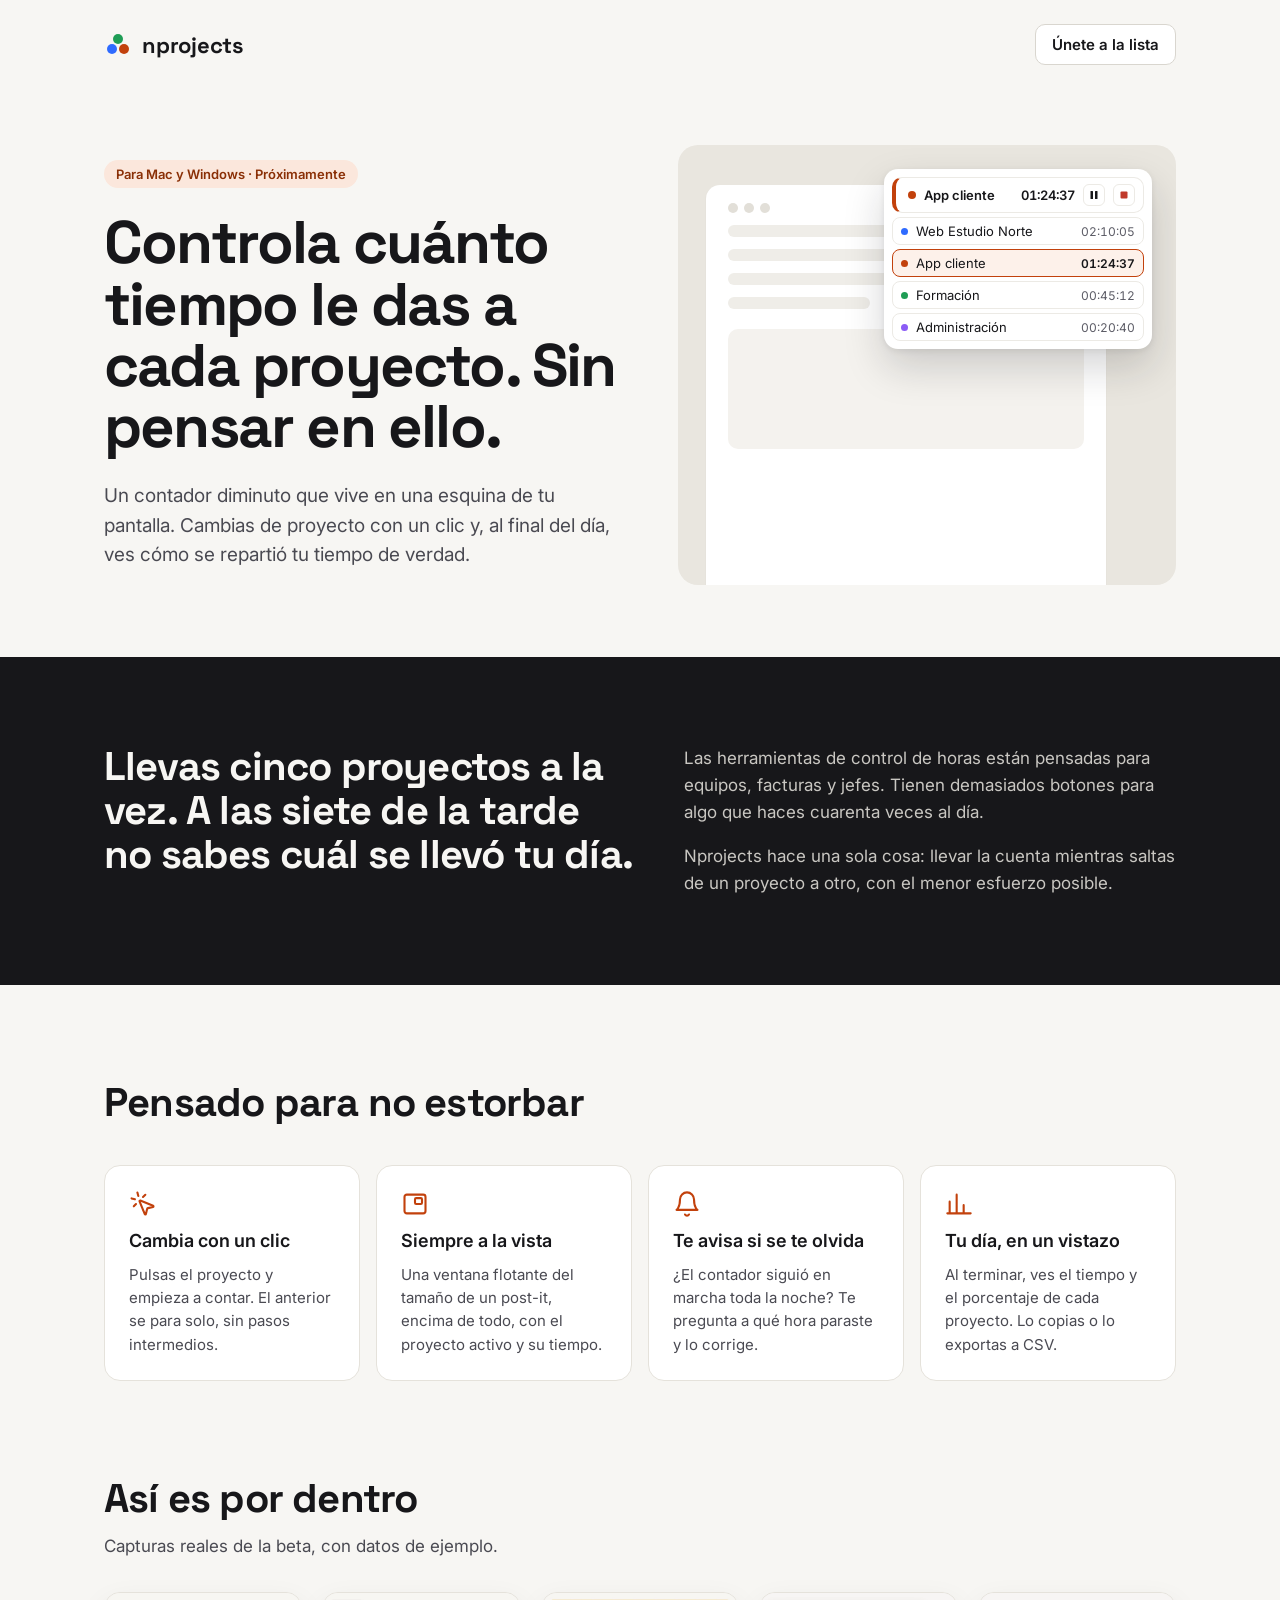
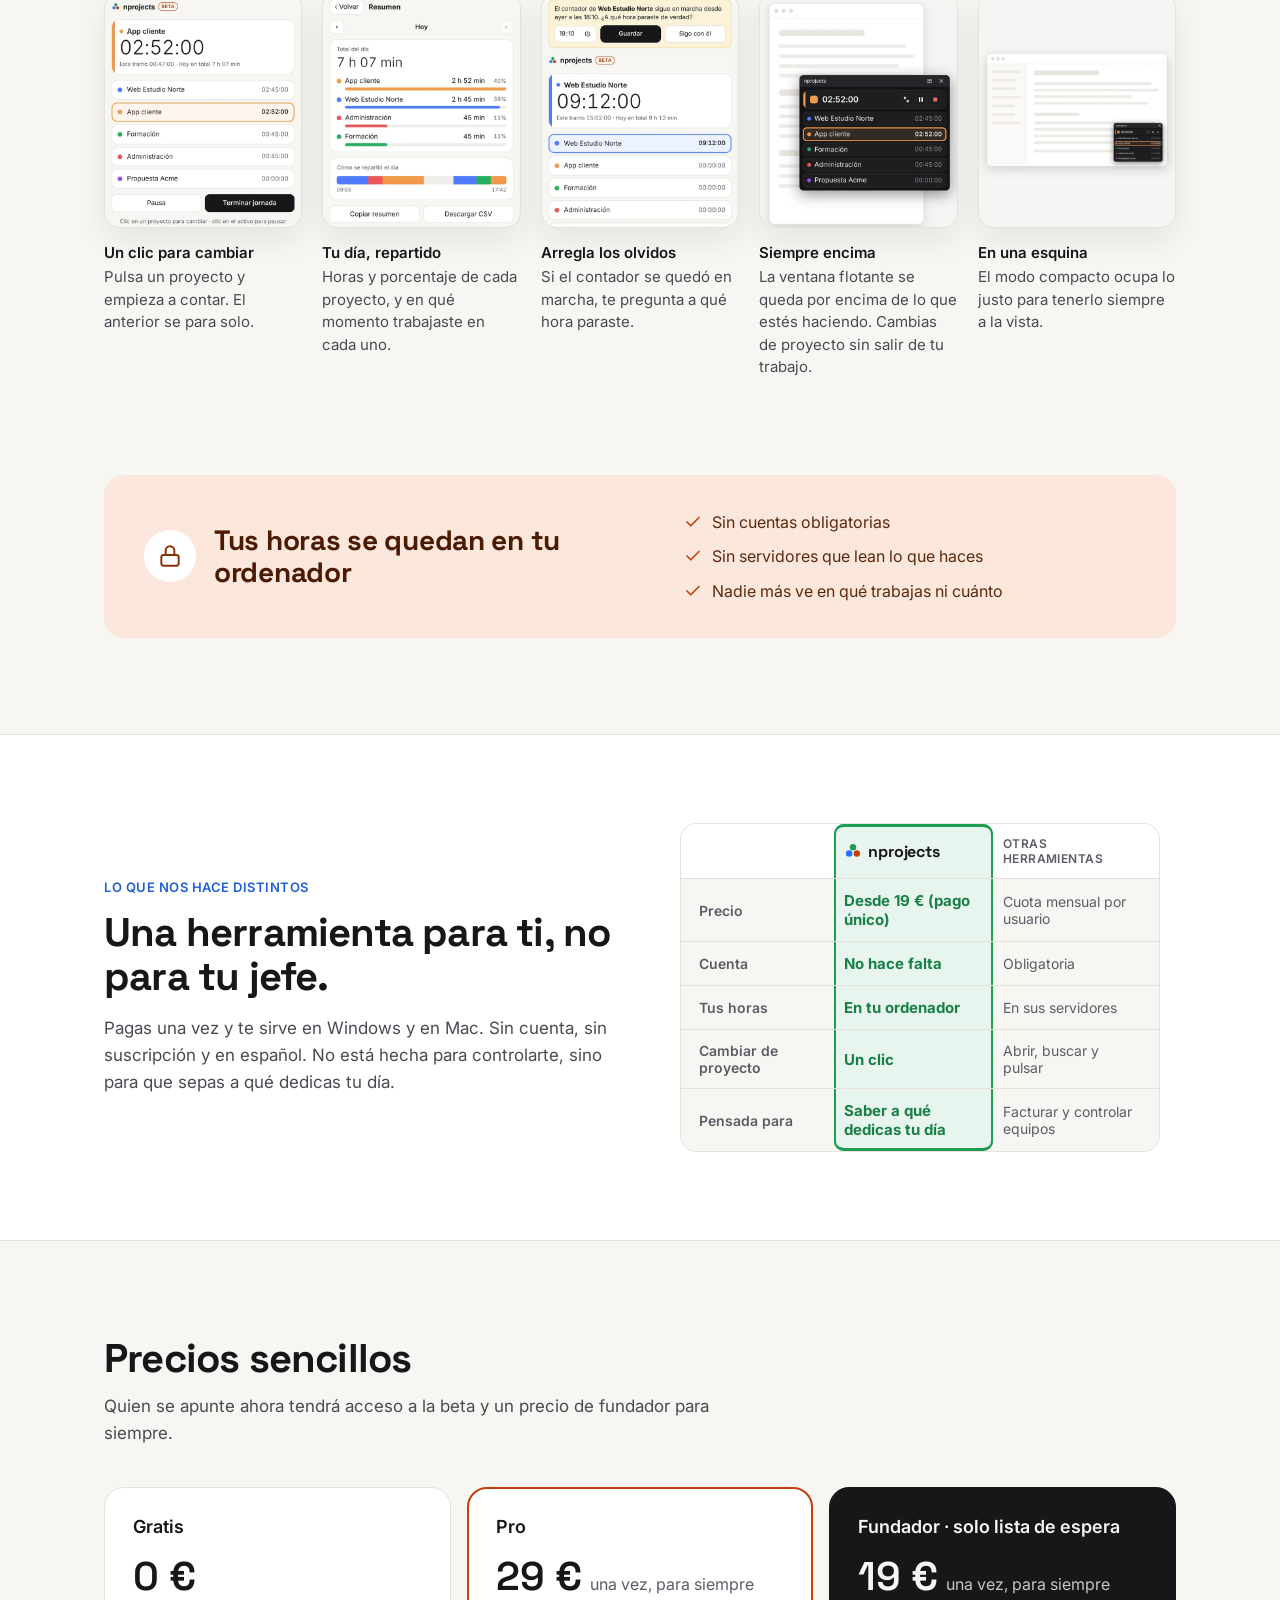
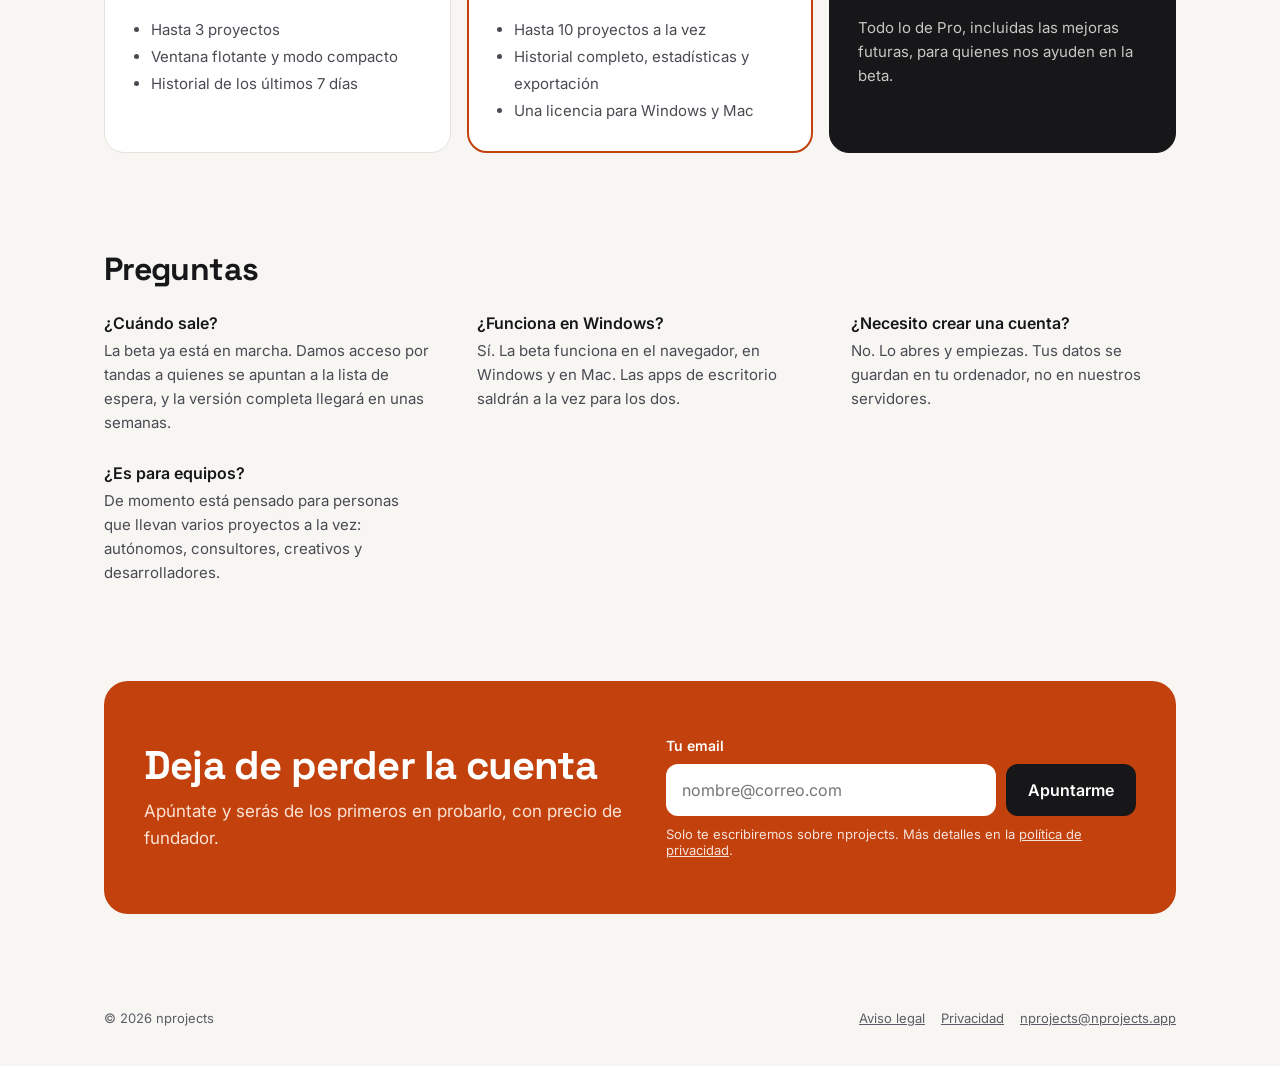
<file: index.html>
<!doctype html>
<html lang="es">
<head>
<meta charset="utf-8">
<meta name="viewport" content="width=device-width, initial-scale=1">
<title>nprojects · Controla cuánto tiempo le das a cada proyecto</title>
<meta name="description" content="Un contador diminuto para Mac y Windows. Cambias de proyecto con un clic y al final del día ves cómo se repartió tu tiempo. Apúntate a la lista de espera.">
<meta property="og:title" content="nprojects · Sabe cuánto tiempo le das a cada proyecto">
<meta property="og:description" content="Un contador diminuto para Mac y Windows. Cambias de proyecto con un clic y al final del día ves cómo se repartió tu tiempo.">
<meta property="og:type" content="website">
<link rel="icon" href="favicon.svg" type="image/svg+xml">
<link rel="preconnect" href="https://fonts.googleapis.com">
<link rel="preconnect" href="https://fonts.gstatic.com" crossorigin>
<link href="https://fonts.googleapis.com/css2?family=Inter:wght@400;500;600&family=Space+Grotesk:wght@500;600;700&display=swap" rel="stylesheet">
<link rel="stylesheet" href="styles.css?v=20261121c">
</head>
<body>

<header class="wrap nav">
  <a class="brand" href="./" aria-label="nprojects, inicio">
    <svg width="28" height="28" viewBox="0 0 28 28" aria-hidden="true"><circle cx="8" cy="18" r="5" fill="#2F6BFF"/><circle cx="20" cy="18" r="5" fill="#C2410C"/><circle cx="14" cy="8" r="5" fill="#1F9D55"/></svg>
    <span>nprojects</span>
  </a>
  <a class="btn-ghost" href="#unete">Únete a la lista</a>
</header>

<main>
  <!-- Hero -->
  <section class="wrap hero">
    <div class="hero-copy">
      <span class="pill">Para Mac y Windows · Próximamente</span>
      <h1>Controla cuánto tiempo le das a cada proyecto. Sin pensar en ello.</h1>
      <p class="lead">Un contador diminuto que vive en una esquina de tu pantalla. Cambias de proyecto con un clic y, al final del día, ves cómo se repartió tu tiempo de verdad.</p>
    </div>

    <div class="desk" role="img" aria-label="Ventana flotante del contador sobre un escritorio de trabajo">
      <div class="desk-window">
        <div class="dots"><span></span><span></span><span></span></div>
        <div class="line" style="width:55%"></div>
        <div class="line" style="width:80%"></div>
        <div class="line" style="width:70%"></div>
        <div class="line" style="width:40%"></div>
        <div class="block"></div>
      </div>
      <div class="widget">
        <div class="w-head">
          <span class="dot" style="background:#C2410C"></span>
          <span class="w-name">App cliente</span>
          <span class="w-time">01:24:37</span>
          <span class="w-ico"><svg width="10" height="10" viewBox="0 0 10 10"><rect x="1.5" y="1" width="2.5" height="8" rx=".6" fill="#17171A"/><rect x="6" y="1" width="2.5" height="8" rx=".6" fill="#17171A"/></svg></span>
          <span class="w-ico"><svg width="10" height="10" viewBox="0 0 10 10"><rect x="1.5" y="1.5" width="7" height="7" rx="1" fill="#C0392B"/></svg></span>
        </div>
        <div class="w-row"><span class="dot" style="background:#2F6BFF"></span><span class="n">Web Estudio Norte</span><span class="t">02:10:05</span></div>
        <div class="w-row on"><span class="dot" style="background:#C2410C"></span><span class="n">App cliente</span><span class="t">01:24:37</span></div>
        <div class="w-row"><span class="dot" style="background:#1F9D55"></span><span class="n">Formación</span><span class="t">00:45:12</span></div>
        <div class="w-row"><span class="dot" style="background:#8B5CF6"></span><span class="n">Administración</span><span class="t">00:20:40</span></div>
      </div>
    </div>
  </section>

  <!-- Problema -->
  <section class="dark">
    <div class="wrap split">
      <h2>Llevas cinco proyectos a la vez. A las siete de la tarde no sabes cuál se llevó tu día.</h2>
      <div class="split-text">
        <p>Las herramientas de control de horas están pensadas para equipos, facturas y jefes. Tienen demasiados botones para algo que haces cuarenta veces al día.</p>
        <p>Nprojects hace una sola cosa: llevar la cuenta mientras saltas de un proyecto a otro, con el menor esfuerzo posible.</p>
      </div>
    </div>
  </section>

  <!-- Funciones -->
  <section class="wrap section">
    <h2 class="h2">Pensado para no estorbar</h2>
    <div class="cards">
      <article class="card">
        <svg width="28" height="28" viewBox="0 0 24 24" fill="none" stroke="#C2410C" stroke-width="1.8" stroke-linecap="round" stroke-linejoin="round" aria-hidden="true"><path d="M14 4.1 12 6M5.1 8l-2.9-.8M6 12l-1.9 2M7.2 2.2 8 5.1"/><path d="M9.04 9.69a.5.5 0 0 1 .65-.65l11 4.5a.5.5 0 0 1-.07.95l-4.35 1.04a1 1 0 0 0-.74.74l-1.04 4.35a.5.5 0 0 1-.95.07z"/></svg>
        <h3>Cambia con un clic</h3>
        <p>Pulsas el proyecto y empieza a contar. El anterior se para solo, sin pasos intermedios.</p>
      </article>
      <article class="card">
        <svg width="28" height="28" viewBox="0 0 24 24" fill="none" stroke="#C2410C" stroke-width="1.8" stroke-linecap="round" stroke-linejoin="round" aria-hidden="true"><rect x="3" y="4" width="18" height="16" rx="2"/><rect x="12" y="7" width="6" height="5" rx="1"/></svg>
        <h3>Siempre a la vista</h3>
        <p>Una ventana flotante del tamaño de un post-it, encima de todo, con el proyecto activo y su tiempo.</p>
      </article>
      <article class="card">
        <svg width="28" height="28" viewBox="0 0 24 24" fill="none" stroke="#C2410C" stroke-width="1.8" stroke-linecap="round" stroke-linejoin="round" aria-hidden="true"><path d="M6 8a6 6 0 0 1 12 0c0 7 3 9 3 9H3s3-2 3-9"/><path d="M10.3 21a1.94 1.94 0 0 0 3.4 0"/></svg>
        <h3>Te avisa si se te olvida</h3>
        <p>¿El contador siguió en marcha toda la noche? Te pregunta a qué hora paraste y lo corrige.</p>
      </article>
      <article class="card">
        <svg width="28" height="28" viewBox="0 0 24 24" fill="none" stroke="#C2410C" stroke-width="1.8" stroke-linecap="round" stroke-linejoin="round" aria-hidden="true"><path d="M4 20V10M10 20V4M16 20v-7M22 20H2"/></svg>
        <h3>Tu día, en un vistazo</h3>
        <p>Al terminar, ves el tiempo y el porcentaje de cada proyecto. Lo copias o lo exportas a CSV.</p>
      </article>
    </div>
  </section>

  <!-- Capturas -->
  <section class="wrap section-tight">
    <div class="intro">
      <h2 class="h2">Así es por dentro</h2>
      <p class="body">Capturas reales de la beta, con datos de ejemplo.</p>
    </div>
    <div class="shots">
      <figure class="shot">
        <img src="img/app-principal.webp" width="600" height="714" loading="lazy" alt="Pantalla principal de nprojects: el contador de App cliente en marcha y la lista de proyectos con el tiempo de cada uno">
        <figcaption><strong>Un clic para cambiar</strong>Pulsa un proyecto y empieza a contar. El anterior se para solo.</figcaption>
      </figure>
      <figure class="shot">
        <img src="img/app-resumen-v2.webp" width="600" height="714" loading="lazy" alt="Resumen del día: 7 h 07 min repartidas entre cuatro proyectos, con porcentajes y una barra de cómo se repartió el día">
        <figcaption><strong>Tu día, repartido</strong>Horas y porcentaje de cada proyecto, y en qué momento trabajaste en cada uno.</figcaption>
      </figure>
      <figure class="shot">
        <img src="img/app-olvido.webp" width="600" height="714" loading="lazy" alt="Aviso de contador olvidado: Web Estudio Norte sigue en marcha desde ayer a las 18:10 y la app pregunta a qué hora paraste">
        <figcaption><strong>Arregla los olvidos</strong>Si el contador se quedó en marcha, te pregunta a qué hora paraste.</figcaption>
      </figure>
      <figure class="shot">
        <img src="img/app-flotante-encima.webp" width="600" height="714" loading="lazy" alt="Ventana flotante de nprojects encima de otra ventana: un recuadro naranja de App cliente con 02:52:00 y debajo los demás proyectos con su tiempo">
        <figcaption><strong>Siempre encima</strong>La ventana flotante se queda por encima de lo que estés haciendo. Cambias de proyecto sin salir de tu trabajo.</figcaption>
      </figure>
      <figure class="shot">
        <img src="img/app-flotante-esquina.webp" width="600" height="714" loading="lazy" alt="Ventana flotante pequeña en la esquina inferior derecha de una ventana de escritorio, con el tiempo, los botones y la lista de proyectos">
        <figcaption><strong>En una esquina</strong>El modo compacto ocupa lo justo para tenerlo siempre a la vista.</figcaption>
      </figure>
    </div>
  </section>

  <!-- Privacidad -->
  <section class="wrap section-tight">
    <div class="privacy">
      <div class="privacy-head">
        <span class="privacy-icon"><svg width="26" height="26" viewBox="0 0 24 24" fill="none" stroke="#8A2F06" stroke-width="1.8" stroke-linecap="round" stroke-linejoin="round" aria-hidden="true"><rect x="4" y="11" width="16" height="10" rx="2"/><path d="M8 11V7a4 4 0 0 1 8 0v4"/></svg></span>
        <h3>Tus horas se quedan en tu ordenador</h3>
      </div>
      <ul class="privacy-list">
        <li><svg width="18" height="18" viewBox="0 0 24 24" fill="none" stroke="#C2410C" stroke-width="2.2" stroke-linecap="round" stroke-linejoin="round" aria-hidden="true"><path d="M20 6 9 17l-5-5"/></svg>Sin cuentas obligatorias</li>
        <li><svg width="18" height="18" viewBox="0 0 24 24" fill="none" stroke="#C2410C" stroke-width="2.2" stroke-linecap="round" stroke-linejoin="round" aria-hidden="true"><path d="M20 6 9 17l-5-5"/></svg>Sin servidores que lean lo que haces</li>
        <li><svg width="18" height="18" viewBox="0 0 24 24" fill="none" stroke="#C2410C" stroke-width="2.2" stroke-linecap="round" stroke-linejoin="round" aria-hidden="true"><path d="M20 6 9 17l-5-5"/></svg>Nadie más ve en qué trabajas ni cuánto</li>
      </ul>
    </div>
  </section>

  <!-- Diferencias -->
  <section class="band">
    <div class="wrap split center">
      <div class="split-copy">
        <span class="eyebrow">Lo que nos hace distintos</span>
        <h2 class="h2">Una herramienta para ti, no para tu jefe.</h2>
        <p class="body">Pagas una vez y te sirve en Windows y en Mac. Sin cuenta, sin suscripción y en español. No está hecha para controlarte, sino para que sepas a qué dedicas tu día.</p>
      </div>
      <div class="cmp-wrap">
        <div class="cmp" role="table" aria-label="nprojects frente a otras herramientas de control de horas">
          <div class="cmp-row cmp-head" role="row"><span role="columnheader"></span><span role="columnheader" class="cmp-brand"><svg width="18" height="18" viewBox="0 0 28 28" aria-hidden="true"><circle cx="8" cy="18" r="5" fill="#2F6BFF"/><circle cx="20" cy="18" r="5" fill="#C2410C"/><circle cx="14" cy="8" r="5" fill="#1F9D55"/></svg><span>nprojects</span></span><span role="columnheader">Otras herramientas</span></div>
          <div class="cmp-row" role="row"><span role="rowheader">Precio</span><span role="cell"><strong>Desde 19 € (pago único)</strong></span><span role="cell">Cuota mensual por usuario</span></div>
          <div class="cmp-row" role="row"><span role="rowheader">Cuenta</span><span role="cell"><strong>No hace falta</strong></span><span role="cell">Obligatoria</span></div>
          <div class="cmp-row" role="row"><span role="rowheader">Tus horas</span><span role="cell"><strong>En tu ordenador</strong></span><span role="cell">En sus servidores</span></div>
          <div class="cmp-row" role="row"><span role="rowheader">Cambiar de proyecto</span><span role="cell"><strong>Un clic</strong></span><span role="cell">Abrir, buscar y pulsar</span></div>
          <div class="cmp-row" role="row"><span role="rowheader">Pensada para</span><span role="cell"><strong>Saber a qué dedicas tu día</strong></span><span role="cell">Facturar y controlar equipos</span></div>
        </div>
      </div>
    </div>
  </section>

  <!-- Precios -->
  <section class="wrap section">
    <div class="intro">
      <h2 class="h2">Precios sencillos</h2>
      <p class="body">Quien se apunte ahora tendrá acceso a la beta y un precio de fundador para siempre.</p>
    </div>
    <div class="prices">
      <article class="price">
        <h3>Gratis</h3>
        <div class="amount">0 €</div>
        <ul><li>Hasta 3 proyectos</li><li>Ventana flotante y modo compacto</li><li>Historial de los últimos 7 días</li></ul>
      </article>
      <article class="price featured">
        <h3>Pro</h3>
        <div class="amount-row"><span class="amount">29 €</span><span class="muted">una vez, para siempre</span></div>
        <ul><li>Hasta 10 proyectos a la vez</li><li>Historial completo, estadísticas y exportación</li><li>Una licencia para Windows y Mac</li></ul>
      </article>
      <article class="price founder">
        <h3>Fundador · solo lista de espera</h3>
        <div class="amount-row"><span class="amount">19 €</span><span>una vez, para siempre</span></div>
        <p>Todo lo de Pro, incluidas las mejoras futuras, para quienes nos ayuden en la beta.</p>
      </article>
    </div>
  </section>

  <!-- Preguntas -->
  <section class="wrap section-bottom">
    <h2 class="h3">Preguntas</h2>
    <div class="faq">
      <div><h3>¿Cuándo sale?</h3><p>La beta ya está en marcha. Damos acceso por tandas a quienes se apuntan a la lista de espera, y la versión completa llegará en unas semanas.</p></div>
      <div><h3>¿Funciona en Windows?</h3><p>Sí. La beta funciona en el navegador, en Windows y en Mac. Las apps de escritorio saldrán a la vez para los dos.</p></div>
      <div><h3>¿Necesito crear una cuenta?</h3><p>No. Lo abres y empiezas. Tus datos se guardan en tu ordenador, no en nuestros servidores.</p></div>
      <div><h3>¿Es para equipos?</h3><p>De momento está pensado para personas que llevan varios proyectos a la vez: autónomos, consultores, creativos y desarrolladores.</p></div>
    </div>
  </section>

  <!-- CTA final -->
  <section id="unete" class="cta-wrap">
    <div class="cta">
      <div class="cta-copy">
        <h2>Deja de perder la cuenta</h2>
        <p>Apúntate y serás de los primeros en probarlo, con precio de fundador.</p>
      </div>
      <form class="waitlist on-accent" data-source="footer" novalidate>
        <label for="email-bottom">Tu email</label>
        <div class="field-row">
          <input id="email-bottom" name="email" type="email" autocomplete="email" placeholder="nombre@correo.com" required>
          <button type="submit" class="btn-dark">Apuntarme</button>
        </div>
        <input class="hp" type="text" name="website" tabindex="-1" autocomplete="off" aria-hidden="true">
        <p class="hint">Solo te escribiremos sobre nprojects. Más detalles en la <a href="privacidad/">política de privacidad</a>.</p>
        <p class="msg" role="status" aria-live="polite"></p>
      </form>
    </div>
  </section>
</main>

<footer class="wrap foot">
  <span>© 2026 nprojects</span>
  <span class="foot-links"><a href="aviso-legal/">Aviso legal</a><a href="privacidad/">Privacidad</a><a href="mailto:nprojects@nprojects.app">nprojects@nprojects.app</a></span>
</footer>

<script src="config.js"></script>
<script src="app.js?v=20261118b"></script>
</body>
</html>
</file>
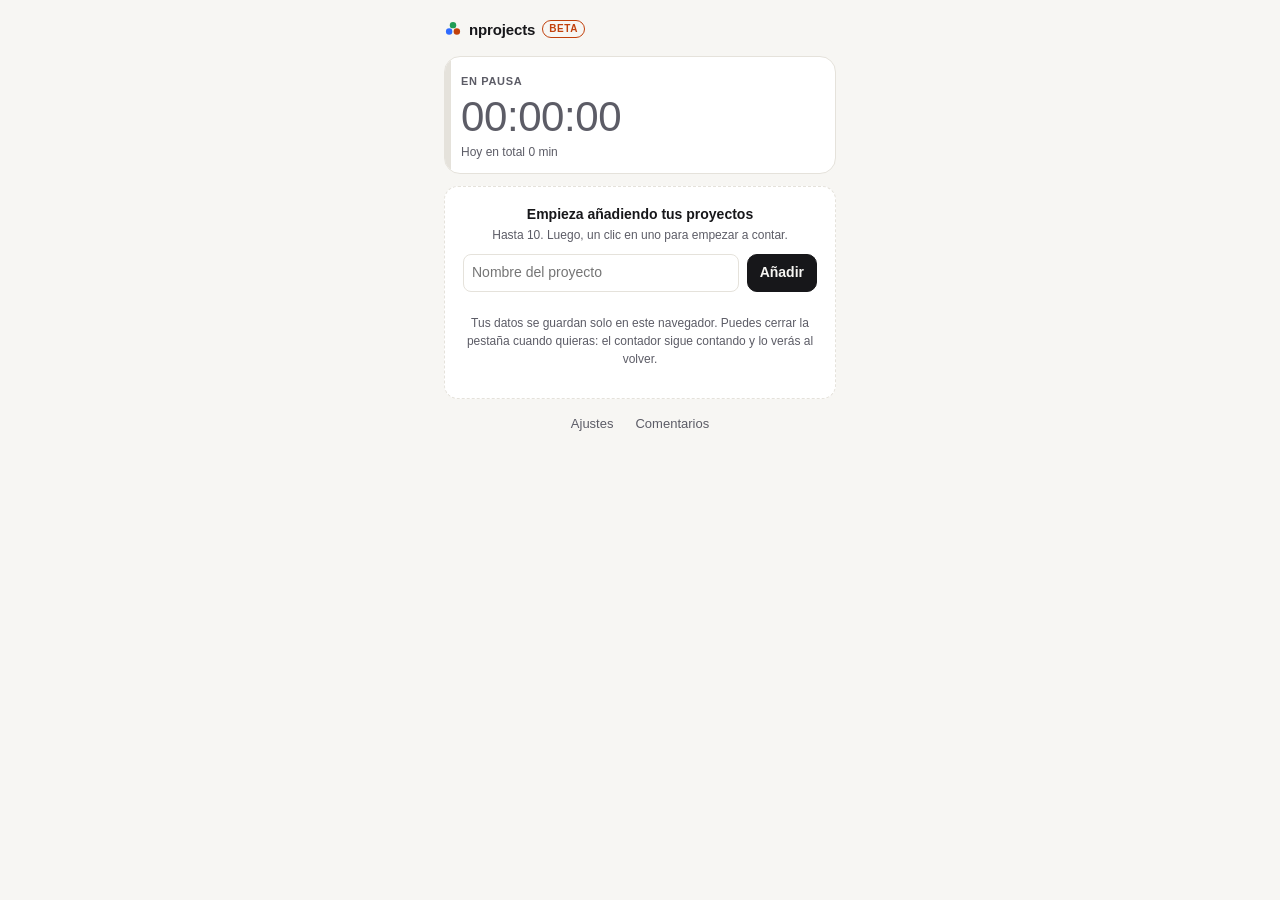
<file: app/index.html>
<!doctype html>
<html lang="es">
<head>
<meta charset="utf-8">
<meta name="viewport" content="width=device-width, initial-scale=1">
<title>nprojects · beta</title>
<meta name="description" content="Contador de tiempo por proyecto. Beta gratuita.">
<meta name="theme-color" content="#F7F6F3" media="(prefers-color-scheme: light)">
<meta name="theme-color" content="#141416" media="(prefers-color-scheme: dark)">
<meta name="robots" content="noindex">
<link rel="icon" href="../favicon.svg" type="image/svg+xml">
<link rel="apple-touch-icon" href="icon-192.png">
<link rel="manifest" href="manifest.webmanifest">
<link rel="stylesheet" href="app.css?v=20261119">
</head>
<body>
<div id="app">
  <div id="banner"></div>
  <main id="view"></main>
  <div id="toast" role="status" aria-live="polite"></div>
</div>
<div id="pipnote" class="pipnote" hidden>
  <svg width="28" height="28" viewBox="0 0 28 28" aria-hidden="true"><circle cx="8" cy="18" r="5" fill="#2F6BFF"/><circle cx="20" cy="18" r="5" fill="#C2410C"/><circle cx="14" cy="8" r="5" fill="#1F9D55"/></svg>
  <p class="pipnote-title">Nprojects está en la ventana flotante</p>
  <p>Puedes minimizar esta ventana, pero no la cierres: si la cierras, se cierra también la flotante.</p>
  <button id="pipback" type="button">Volver a esta ventana</button>
</div>
<noscript>Nprojects necesita JavaScript para funcionar.</noscript>
<script src="../config.js"></script>
<script src="app.js?v=20261121"></script>
</body>
</html>
</file>
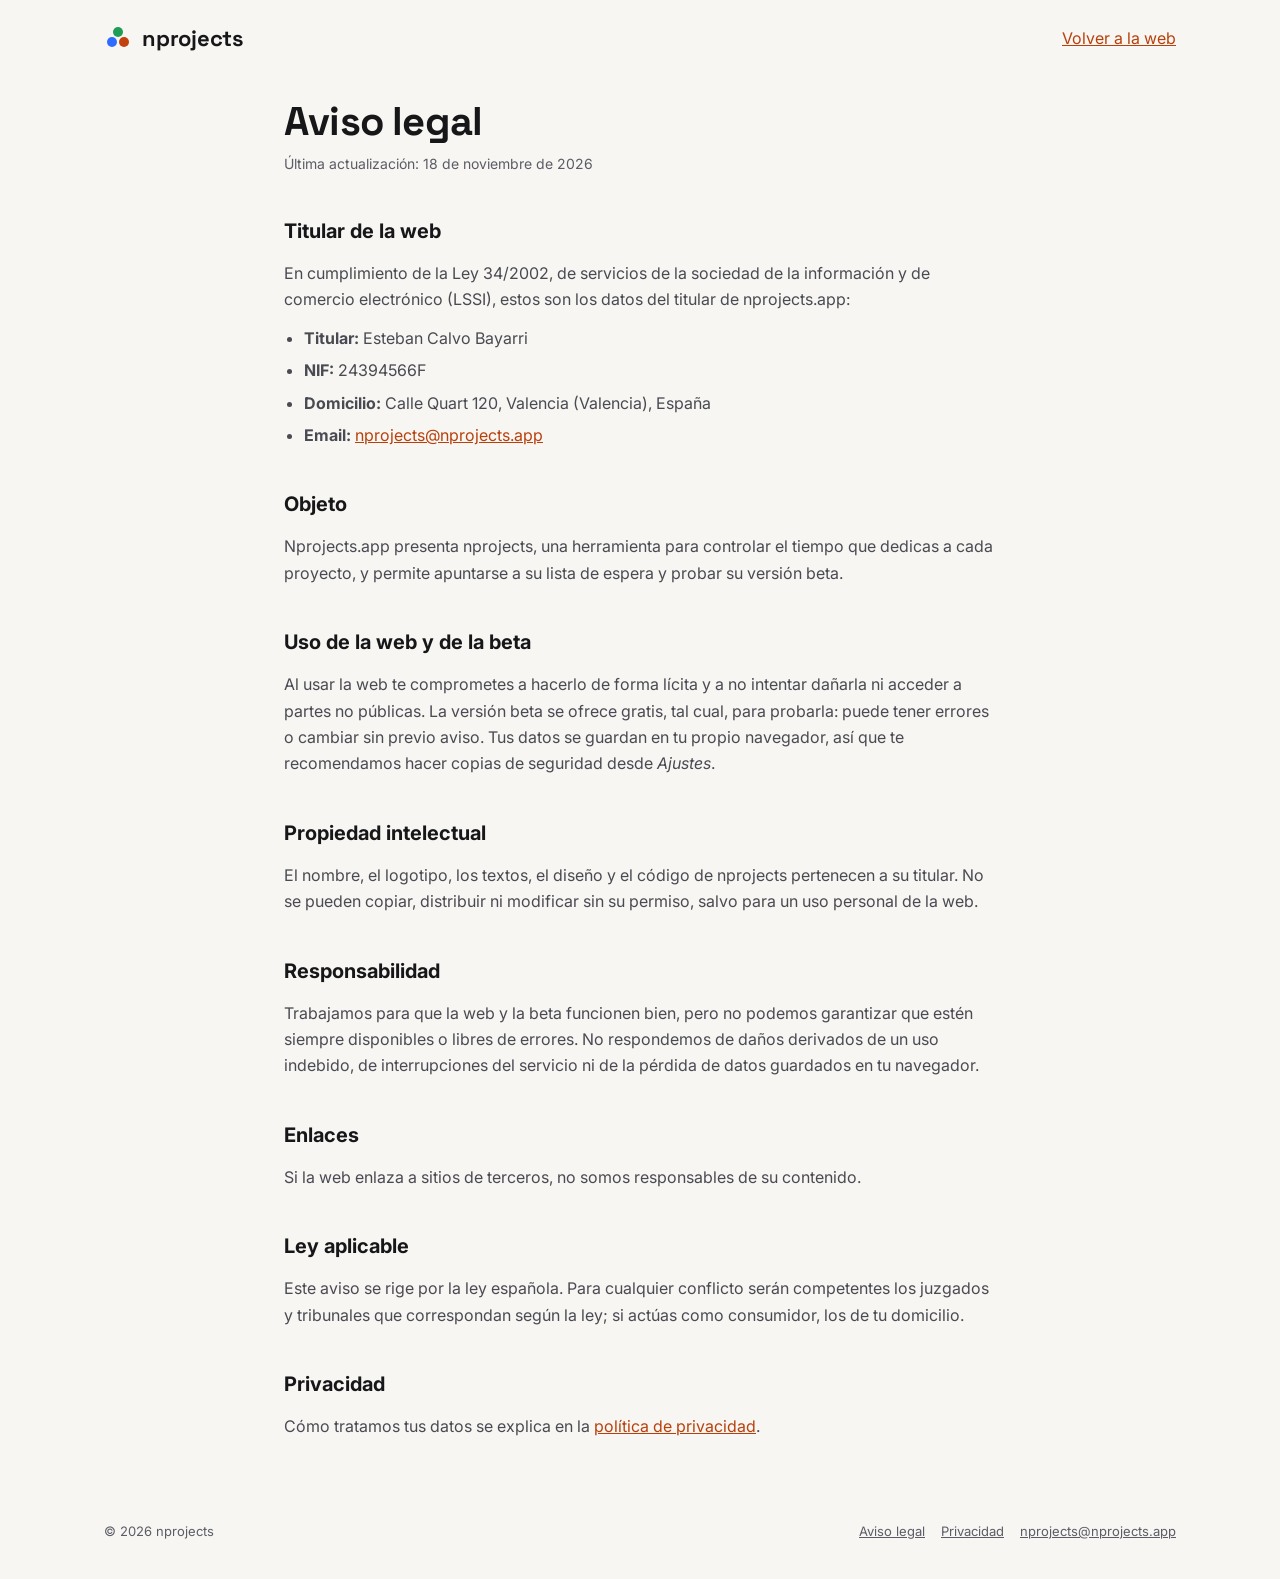
<file: aviso-legal/index.html>
<!doctype html>
<html lang="es">
<head>
<meta charset="utf-8">
<meta name="viewport" content="width=device-width, initial-scale=1">
<title>Aviso legal · nprojects</title>
<meta name="description" content="Datos del titular y condiciones de uso de nprojects.app.">
<link rel="icon" href="../favicon.svg" type="image/svg+xml">
<link rel="preconnect" href="https://fonts.googleapis.com">
<link rel="preconnect" href="https://fonts.gstatic.com" crossorigin>
<link href="https://fonts.googleapis.com/css2?family=Inter:wght@400;500;600&family=Space+Grotesk:wght@500;600;700&display=swap" rel="stylesheet">
<link rel="stylesheet" href="../styles.css?v=20261121c">
</head>
<body>

<header class="wrap nav">
  <a class="brand" href="../" aria-label="nprojects, inicio">
    <svg width="28" height="28" viewBox="0 0 28 28" aria-hidden="true"><circle cx="8" cy="18" r="5" fill="#2F6BFF"/><circle cx="20" cy="18" r="5" fill="#C2410C"/><circle cx="14" cy="8" r="5" fill="#1F9D55"/></svg>
    <span>nprojects</span>
  </a>
  <a href="../">Volver a la web</a>
</header>

<main class="wrap legal">
  <h1>Aviso legal</h1>
  <p class="legal-date">Última actualización: 18 de noviembre de 2026</p>

  <h2>Titular de la web</h2>
  <p>En cumplimiento de la Ley 34/2002, de servicios de la sociedad de la información y de comercio electrónico (LSSI), estos son los datos del titular de nprojects.app:</p>
  <ul>
    <li><strong>Titular:</strong> Esteban Calvo Bayarri</li>
    <li><strong>NIF:</strong> 24394566F</li>
    <li><strong>Domicilio:</strong> Calle Quart 120, Valencia (Valencia), España</li>
    <li><strong>Email:</strong> <a href="mailto:nprojects@nprojects.app">nprojects@nprojects.app</a></li>
  </ul>

  <h2>Objeto</h2>
  <p>Nprojects.app presenta nprojects, una herramienta para controlar el tiempo que dedicas a cada proyecto, y permite apuntarse a su lista de espera y probar su versión beta.</p>

  <h2>Uso de la web y de la beta</h2>
  <p>Al usar la web te comprometes a hacerlo de forma lícita y a no intentar dañarla ni acceder a partes no públicas. La versión beta se ofrece gratis, tal cual, para probarla: puede tener errores o cambiar sin previo aviso. Tus datos se guardan en tu propio navegador, así que te recomendamos hacer copias de seguridad desde <em>Ajustes</em>.</p>

  <h2>Propiedad intelectual</h2>
  <p>El nombre, el logotipo, los textos, el diseño y el código de nprojects pertenecen a su titular. No se pueden copiar, distribuir ni modificar sin su permiso, salvo para un uso personal de la web.</p>

  <h2>Responsabilidad</h2>
  <p>Trabajamos para que la web y la beta funcionen bien, pero no podemos garantizar que estén siempre disponibles o libres de errores. No respondemos de daños derivados de un uso indebido, de interrupciones del servicio ni de la pérdida de datos guardados en tu navegador.</p>

  <h2>Enlaces</h2>
  <p>Si la web enlaza a sitios de terceros, no somos responsables de su contenido.</p>

  <h2>Ley aplicable</h2>
  <p>Este aviso se rige por la ley española. Para cualquier conflicto serán competentes los juzgados y tribunales que correspondan según la ley; si actúas como consumidor, los de tu domicilio.</p>

  <h2>Privacidad</h2>
  <p>Cómo tratamos tus datos se explica en la <a href="../privacidad/">política de privacidad</a>.</p>
</main>

<footer class="wrap foot">
  <span>© 2026 nprojects</span>
  <span class="foot-links"><a href="../aviso-legal/">Aviso legal</a><a href="../privacidad/">Privacidad</a><a href="mailto:nprojects@nprojects.app">nprojects@nprojects.app</a></span>
</footer>
</body>
</html>
</file>
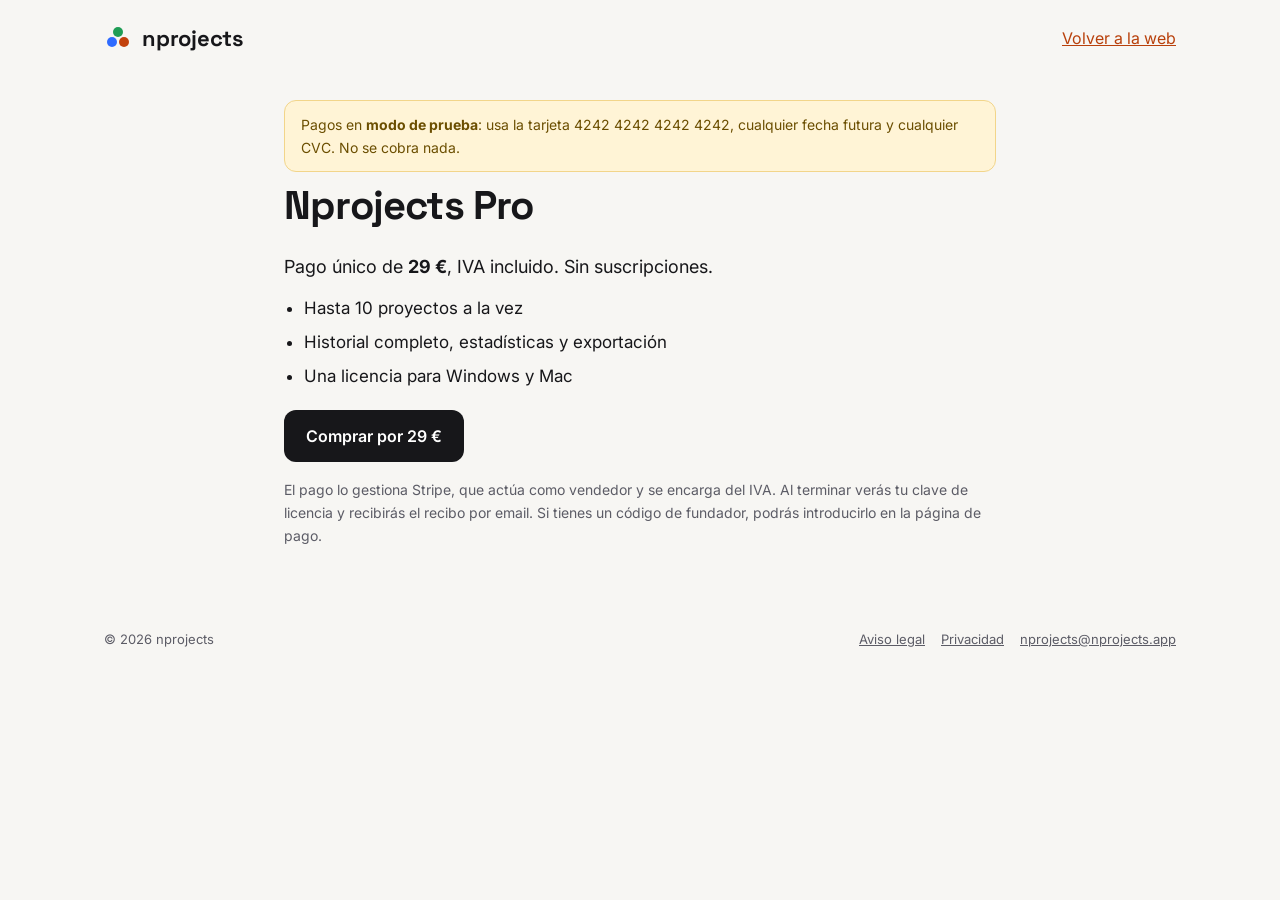
<file: comprar/index.html>
<!doctype html>
<html lang="es">
<head>
<meta charset="utf-8">
<meta name="robots" content="noindex">
<meta name="viewport" content="width=device-width, initial-scale=1">
<title>Comprar nprojects Pro · nprojects</title>
<meta name="description" content="Compra nprojects Pro: pago único de 29 €.">
<link rel="icon" href="../favicon.svg" type="image/svg+xml">
<link rel="preconnect" href="https://fonts.googleapis.com">
<link rel="preconnect" href="https://fonts.gstatic.com" crossorigin>
<link href="https://fonts.googleapis.com/css2?family=Inter:wght@400;500;600&family=Space+Grotesk:wght@500;600;700&display=swap" rel="stylesheet">
<link rel="stylesheet" href="../styles.css?v=20261121c">
</head>
<body>

<header class="wrap nav">
  <a class="brand" href="../" aria-label="nprojects, inicio">
    <svg width="28" height="28" viewBox="0 0 28 28" aria-hidden="true"><circle cx="8" cy="18" r="5" fill="#2F6BFF"/><circle cx="20" cy="18" r="5" fill="#C2410C"/><circle cx="14" cy="8" r="5" fill="#1F9D55"/></svg>
    <span>nprojects</span>
  </a>
  <a href="../">Volver a la web</a>
</header>

<main class="wrap legal buy">
  <p class="buy-test" id="testNote">Pagos en <strong>modo de prueba</strong>: usa la tarjeta 4242 4242 4242 4242, cualquier fecha futura y cualquier CVC. No se cobra nada.</p>
  <h1>Nprojects Pro</h1>
  <p class="legal-lead">Pago único de <strong>29 €</strong>, IVA incluido. Sin suscripciones.</p>
  <ul class="buy-list">
    <li>Hasta 10 proyectos a la vez</li>
    <li>Historial completo, estadísticas y exportación</li>
    <li>Una licencia para Windows y Mac</li>
  </ul>
  <p class="buy-msg" id="buyMsg" hidden></p>
  <p><a class="btn-dark buy-btn" href="https://owgnozgnkqllqpwlcedm.supabase.co/functions/v1/checkout" rel="nofollow">Comprar por 29 €</a></p>
  <p class="small-note">El pago lo gestiona Stripe, que actúa como vendedor y se encarga del IVA. Al terminar verás tu clave de licencia y recibirás el recibo por email. Si tienes un código de fundador, podrás introducirlo en la página de pago.</p>
</main>

<footer class="wrap foot">
  <span>© 2026 nprojects</span>
  <span class="foot-links"><a href="../aviso-legal/">Aviso legal</a><a href="../privacidad/">Privacidad</a><a href="mailto:nprojects@nprojects.app">nprojects@nprojects.app</a></span>
</footer>
<script>
(function () {
  var q = new URLSearchParams(location.search), m = document.getElementById('buyMsg');
  if (q.has('cancelado')) { m.textContent = 'Has cancelado el pago. No se ha cobrado nada.'; m.hidden = false; }
  if (q.has('error')) { m.textContent = 'No hemos podido abrir la página de pago. Inténtalo de nuevo en unos minutos o escríbenos a nprojects@nprojects.app.'; m.hidden = false; }
})();
</script>
</body>
</html>
</file>
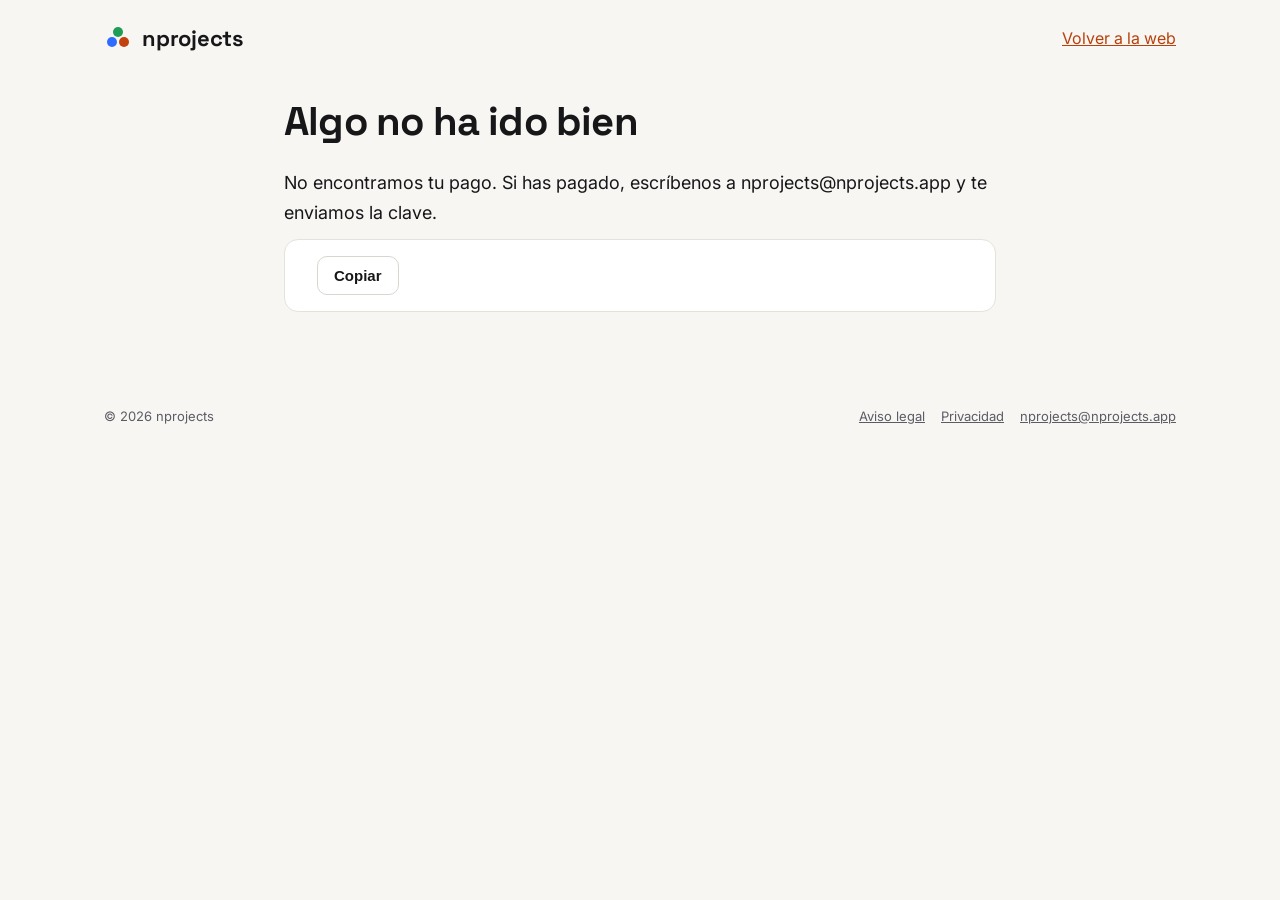
<file: gracias/index.html>
<!doctype html>
<html lang="es">
<head>
<meta charset="utf-8">
<meta name="robots" content="noindex">
<meta name="viewport" content="width=device-width, initial-scale=1">
<title>Gracias por tu compra · nprojects</title>
<meta name="description" content="Tu clave de licencia de nprojects Pro.">
<link rel="icon" href="../favicon.svg" type="image/svg+xml">
<link rel="preconnect" href="https://fonts.googleapis.com">
<link rel="preconnect" href="https://fonts.gstatic.com" crossorigin>
<link href="https://fonts.googleapis.com/css2?family=Inter:wght@400;500;600&family=Space+Grotesk:wght@500;600;700&display=swap" rel="stylesheet">
<link rel="stylesheet" href="../styles.css?v=20261121c">
</head>
<body>

<header class="wrap nav">
  <a class="brand" href="../" aria-label="nprojects, inicio">
    <svg width="28" height="28" viewBox="0 0 28 28" aria-hidden="true"><circle cx="8" cy="18" r="5" fill="#2F6BFF"/><circle cx="20" cy="18" r="5" fill="#C2410C"/><circle cx="14" cy="8" r="5" fill="#1F9D55"/></svg>
    <span>nprojects</span>
  </a>
  <a href="../">Volver a la web</a>
</header>

<main class="wrap legal buy">
  <h1 id="gTitle">Un momento…</h1>
  <p class="legal-lead" id="gLead">Estamos preparando tu clave de licencia.</p>
  <div class="license-box" id="gBox" hidden>
    <code id="gKey"></code>
    <button type="button" class="btn-ghost" id="gCopy">Copiar</button>
  </div>
  <div id="gSteps" hidden>
    <h2>Cómo activarla</h2>
    <ol>
      <li>Abre <a href="../app/">nprojects</a> en este navegador: <strong>Pro se activa solo</strong>.</li>
      <li>En otro ordenador o navegador, ve a <em>Ajustes → nprojects Pro</em>, pega la clave y pulsa <em>Activar</em>.</li>
    </ol>
    <p>Guarda la clave en un lugar seguro. Recibirás el recibo de la compra por email<span id="gMail"></span>.</p>
    <p><a class="btn-dark" href="../app/">Abrir nprojects</a></p>
  </div>
</main>

<footer class="wrap foot">
  <span>© 2026 nprojects</span>
  <span class="foot-links"><a href="../aviso-legal/">Aviso legal</a><a href="../privacidad/">Privacidad</a><a href="mailto:nprojects@nprojects.app">nprojects@nprojects.app</a></span>
</footer>
<script>
(function () {
  var FN = 'https://owgnozgnkqllqpwlcedm.supabase.co/functions/v1';
  var id = new URLSearchParams(location.search).get('session_id') || '';
  var $ = function (i) { return document.getElementById(i); };
  function fail(msg) { $('gTitle').textContent = 'Algo no ha ido bien'; $('gLead').textContent = msg; }
  if (!/^cs_(test|live)_[A-Za-z0-9]+$/.test(id)) return fail('No encontramos tu pago. Si has pagado, escríbenos a nprojects@nprojects.app y te enviamos la clave.');
  var tries = 0;
  function load() {
    fetch(FN + '/license?session_id=' + encodeURIComponent(id)).then(function (r) { return r.json().then(function (d) { return { s: r.status, d: d }; }); })
      .then(function (x) {
        if (x.d && x.d.key) {
          $('gTitle').textContent = '¡Gracias! Ya eres Pro';
          $('gLead').textContent = 'Esta es tu clave de licencia:';
          $('gKey').textContent = x.d.key; $('gBox').hidden = false; $('gSteps').hidden = false;
          if (x.d.email) $('gMail').textContent = ' en ' + x.d.email;
          try { localStorage.setItem('nprojects-license-pending', x.d.key); } catch (e) {}
          return;
        }
        if (x.s === 402 && tries++ < 5) return setTimeout(load, 2000);
        fail((x.d && x.d.error) || 'No hemos podido preparar tu clave. Escríbenos a nprojects@nprojects.app.');
      })
      .catch(function () { if (tries++ < 3) return setTimeout(load, 2000); fail('No hemos podido conectar. Recarga la página en un momento.'); });
  }
  load();
  $('gCopy').addEventListener('click', function () {
    var k = $('gKey').textContent;
    (navigator.clipboard ? navigator.clipboard.writeText(k) : Promise.reject()).then(function () { $('gCopy').textContent = 'Copiada'; }, function () {});
  });
})();
</script>
</body>
</html>
</file>
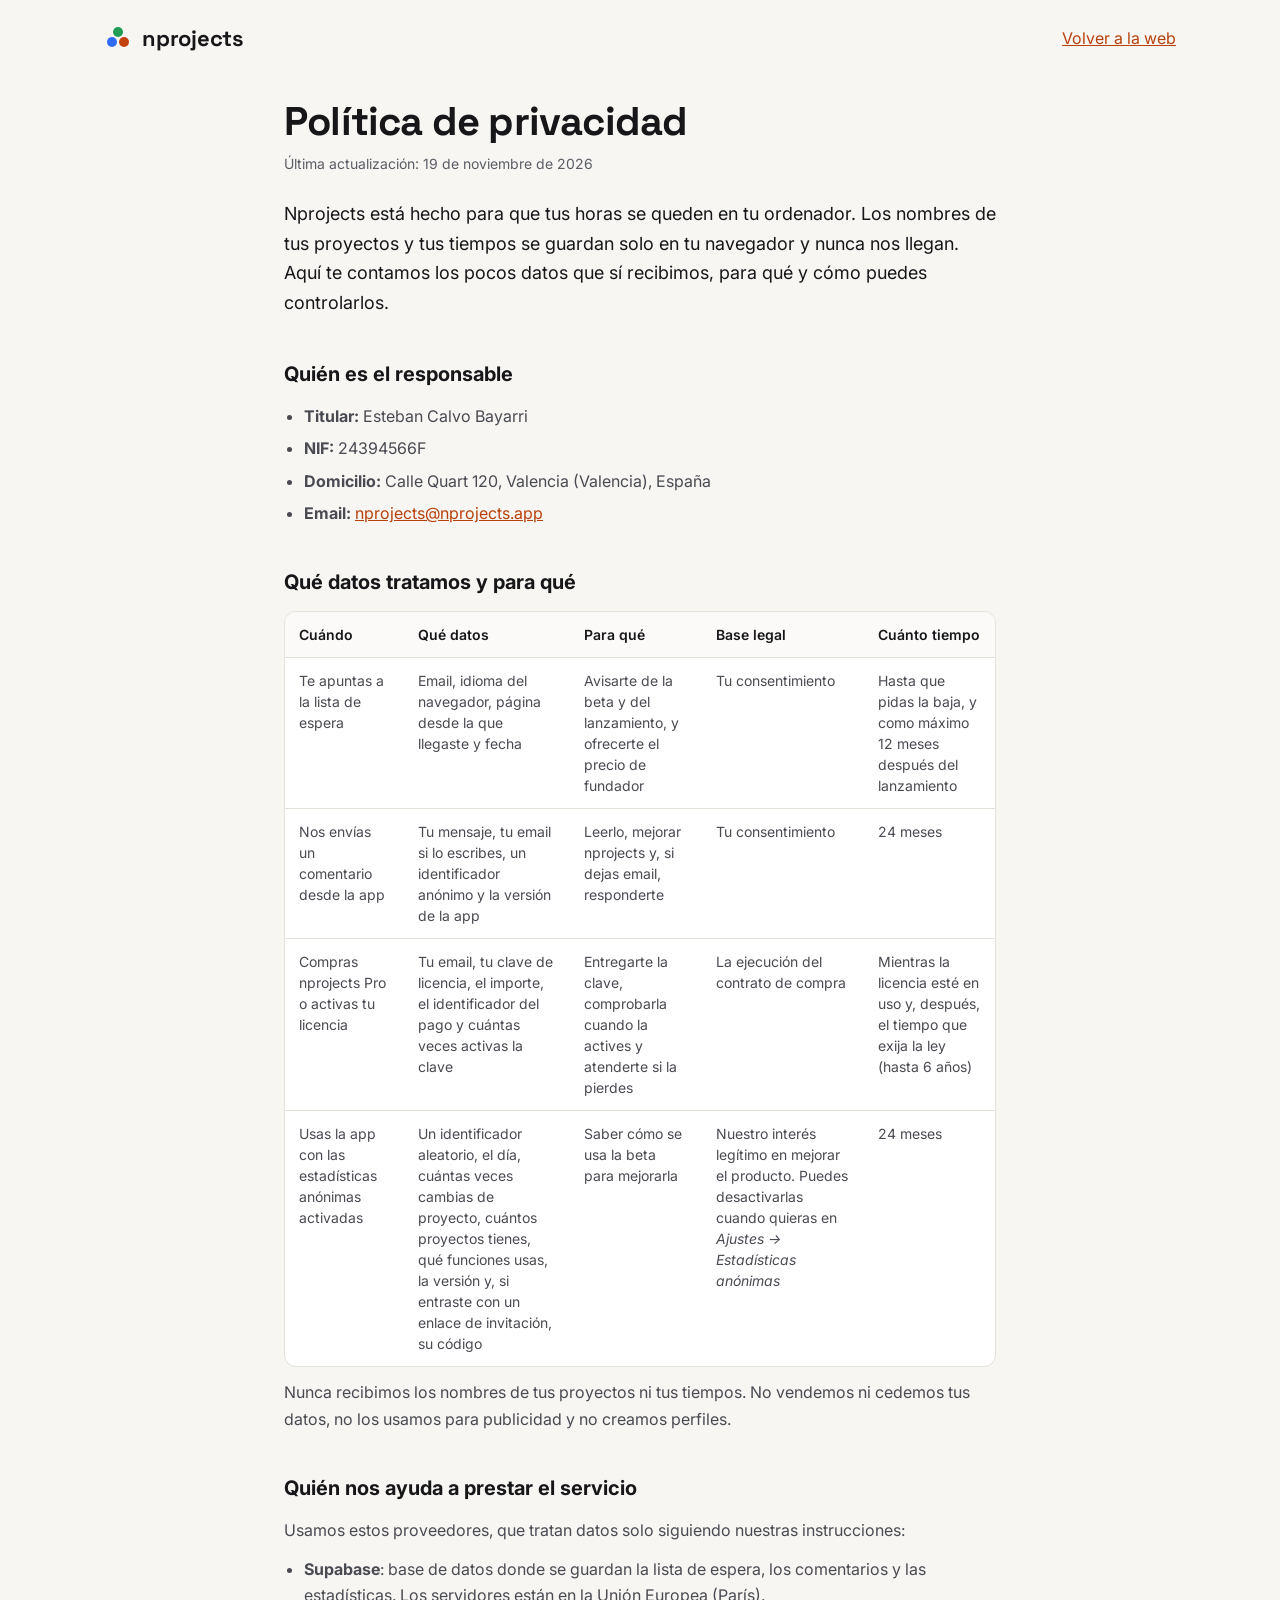
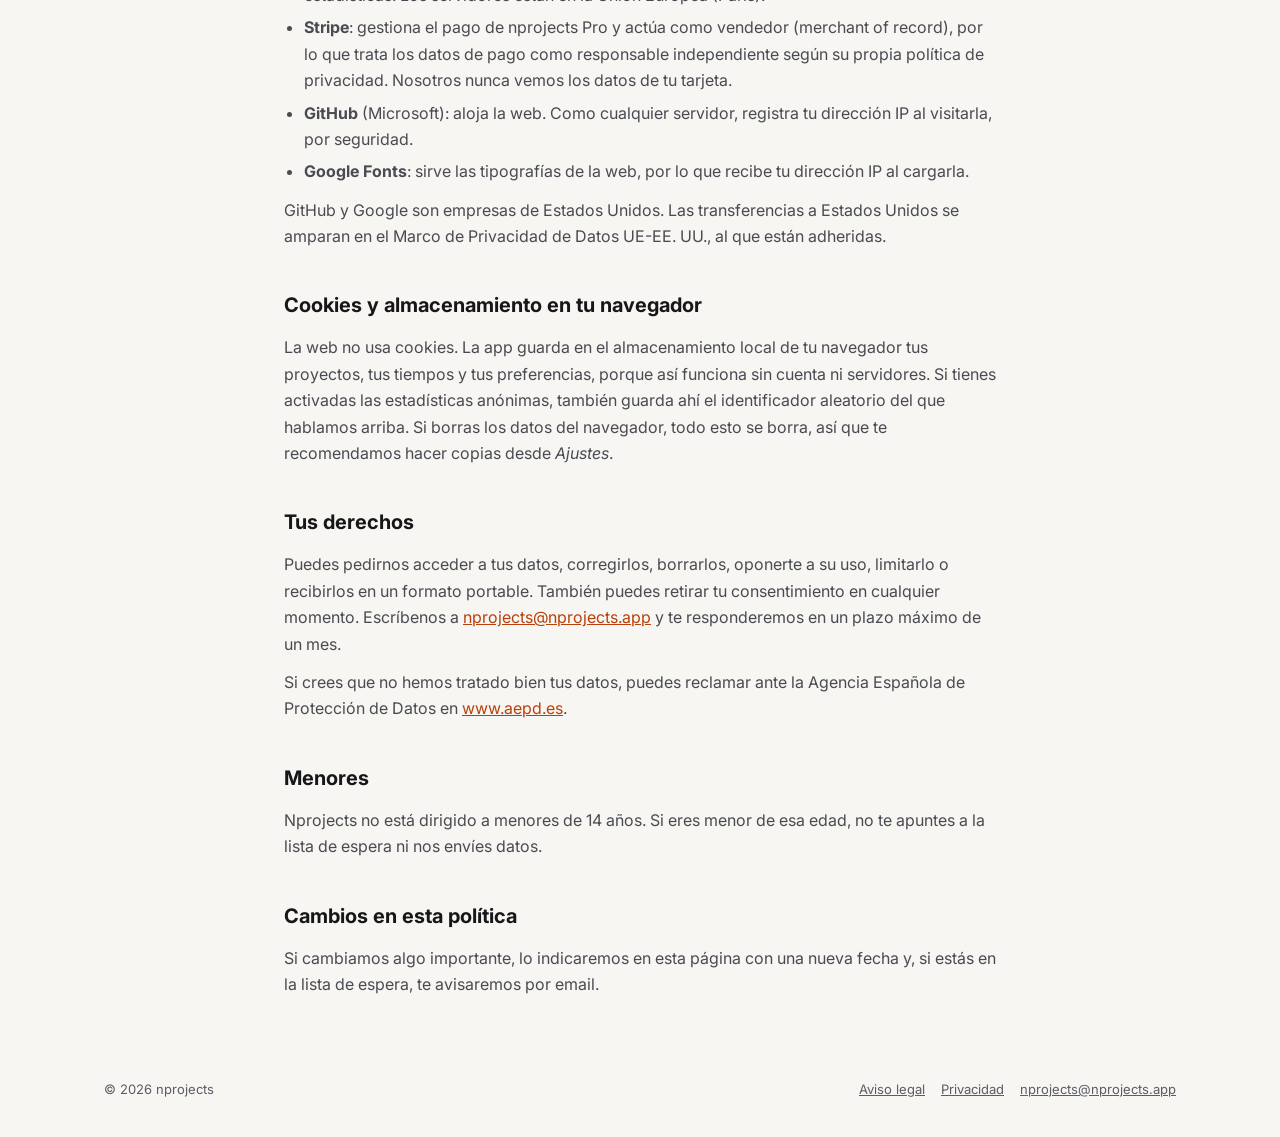
<file: privacidad/index.html>
<!doctype html>
<html lang="es">
<head>
<meta charset="utf-8">
<meta name="viewport" content="width=device-width, initial-scale=1">
<title>Política de privacidad · nprojects</title>
<meta name="description" content="Qué datos trata nprojects, para qué y cómo puedes controlarlos.">
<link rel="icon" href="../favicon.svg" type="image/svg+xml">
<link rel="preconnect" href="https://fonts.googleapis.com">
<link rel="preconnect" href="https://fonts.gstatic.com" crossorigin>
<link href="https://fonts.googleapis.com/css2?family=Inter:wght@400;500;600&family=Space+Grotesk:wght@500;600;700&display=swap" rel="stylesheet">
<link rel="stylesheet" href="../styles.css?v=20261121c">
</head>
<body>

<header class="wrap nav">
  <a class="brand" href="../" aria-label="nprojects, inicio">
    <svg width="28" height="28" viewBox="0 0 28 28" aria-hidden="true"><circle cx="8" cy="18" r="5" fill="#2F6BFF"/><circle cx="20" cy="18" r="5" fill="#C2410C"/><circle cx="14" cy="8" r="5" fill="#1F9D55"/></svg>
    <span>nprojects</span>
  </a>
  <a href="../">Volver a la web</a>
</header>

<main class="wrap legal">
  <h1>Política de privacidad</h1>
  <p class="legal-date">Última actualización: 19 de noviembre de 2026</p>

  <p class="legal-lead">Nprojects está hecho para que tus horas se queden en tu ordenador. Los nombres de tus proyectos y tus tiempos se guardan solo en tu navegador y nunca nos llegan. Aquí te contamos los pocos datos que sí recibimos, para qué y cómo puedes controlarlos.</p>

  <h2>Quién es el responsable</h2>
  <ul>
    <li><strong>Titular:</strong> Esteban Calvo Bayarri</li>
    <li><strong>NIF:</strong> 24394566F</li>
    <li><strong>Domicilio:</strong> Calle Quart 120, Valencia (Valencia), España</li>
    <li><strong>Email:</strong> <a href="mailto:nprojects@nprojects.app">nprojects@nprojects.app</a></li>
  </ul>

  <h2>Qué datos tratamos y para qué</h2>
  <div class="legal-table">
  <table>
    <thead><tr><th>Cuándo</th><th>Qué datos</th><th>Para qué</th><th>Base legal</th><th>Cuánto tiempo</th></tr></thead>
    <tbody>
      <tr><td>Te apuntas a la lista de espera</td><td>Email, idioma del navegador, página desde la que llegaste y fecha</td><td>Avisarte de la beta y del lanzamiento, y ofrecerte el precio de fundador</td><td>Tu consentimiento</td><td>Hasta que pidas la baja, y como máximo 12 meses después del lanzamiento</td></tr>
      <tr><td>Nos envías un comentario desde la app</td><td>Tu mensaje, tu email si lo escribes, un identificador anónimo y la versión de la app</td><td>Leerlo, mejorar nprojects y, si dejas email, responderte</td><td>Tu consentimiento</td><td>24 meses</td></tr>
      <tr><td>Compras nprojects Pro o activas tu licencia</td><td>Tu email, tu clave de licencia, el importe, el identificador del pago y cuántas veces activas la clave</td><td>Entregarte la clave, comprobarla cuando la actives y atenderte si la pierdes</td><td>La ejecución del contrato de compra</td><td>Mientras la licencia esté en uso y, después, el tiempo que exija la ley (hasta 6 años)</td></tr>
      <tr><td>Usas la app con las estadísticas anónimas activadas</td><td>Un identificador aleatorio, el día, cuántas veces cambias de proyecto, cuántos proyectos tienes, qué funciones usas, la versión y, si entraste con un enlace de invitación, su código</td><td>Saber cómo se usa la beta para mejorarla</td><td>Nuestro interés legítimo en mejorar el producto. Puedes desactivarlas cuando quieras en <em>Ajustes → Estadísticas anónimas</em></td><td>24 meses</td></tr>
    </tbody>
  </table>
  </div>
  <p>Nunca recibimos los nombres de tus proyectos ni tus tiempos. No vendemos ni cedemos tus datos, no los usamos para publicidad y no creamos perfiles.</p>

  <h2>Quién nos ayuda a prestar el servicio</h2>
  <p>Usamos estos proveedores, que tratan datos solo siguiendo nuestras instrucciones:</p>
  <ul>
    <li><strong>Supabase</strong>: base de datos donde se guardan la lista de espera, los comentarios y las estadísticas. Los servidores están en la Unión Europea (París).</li>
    <li><strong>Stripe</strong>: gestiona el pago de nprojects Pro y actúa como vendedor (merchant of record), por lo que trata los datos de pago como responsable independiente según su propia política de privacidad. Nosotros nunca vemos los datos de tu tarjeta.</li>
    <li><strong>GitHub</strong> (Microsoft): aloja la web. Como cualquier servidor, registra tu dirección IP al visitarla, por seguridad.</li>
    <li><strong>Google Fonts</strong>: sirve las tipografías de la web, por lo que recibe tu dirección IP al cargarla.</li>
  </ul>
  <p>GitHub y Google son empresas de Estados Unidos. Las transferencias a Estados Unidos se amparan en el Marco de Privacidad de Datos UE-EE. UU., al que están adheridas.</p>

  <h2>Cookies y almacenamiento en tu navegador</h2>
  <p>La web no usa cookies. La app guarda en el almacenamiento local de tu navegador tus proyectos, tus tiempos y tus preferencias, porque así funciona sin cuenta ni servidores. Si tienes activadas las estadísticas anónimas, también guarda ahí el identificador aleatorio del que hablamos arriba. Si borras los datos del navegador, todo esto se borra, así que te recomendamos hacer copias desde <em>Ajustes</em>.</p>

  <h2>Tus derechos</h2>
  <p>Puedes pedirnos acceder a tus datos, corregirlos, borrarlos, oponerte a su uso, limitarlo o recibirlos en un formato portable. También puedes retirar tu consentimiento en cualquier momento. Escríbenos a <a href="mailto:nprojects@nprojects.app">nprojects@nprojects.app</a> y te responderemos en un plazo máximo de un mes.</p>
  <p>Si crees que no hemos tratado bien tus datos, puedes reclamar ante la Agencia Española de Protección de Datos en <a href="https://www.aepd.es" rel="noopener">www.aepd.es</a>.</p>

  <h2>Menores</h2>
  <p>Nprojects no está dirigido a menores de 14 años. Si eres menor de esa edad, no te apuntes a la lista de espera ni nos envíes datos.</p>

  <h2>Cambios en esta política</h2>
  <p>Si cambiamos algo importante, lo indicaremos en esta página con una nueva fecha y, si estás en la lista de espera, te avisaremos por email.</p>
</main>

<footer class="wrap foot">
  <span>© 2026 nprojects</span>
  <span class="foot-links"><a href="../aviso-legal/">Aviso legal</a><a href="../privacidad/">Privacidad</a><a href="mailto:nprojects@nprojects.app">nprojects@nprojects.app</a></span>
</footer>
</body>
</html>
</file>
<file: styles.css>
:root{
  --bg:#F7F6F3; --ink:#17171A; --body:#4A4A52; --muted:#5C5C66; --line:#E5E2DB;
  --accent:#C2410C; --accent-dark:#8A2F06; --accent-soft:#FBE7DC; --blue:#1F5FD1;
}
*{box-sizing:border-box}
html{scroll-behavior:smooth}
body{margin:0;font-family:Inter,system-ui,-apple-system,"Segoe UI",sans-serif;color:var(--ink);background:var(--bg);-webkit-font-smoothing:antialiased}
a{color:#B8400B}a:hover{color:var(--accent-dark)}
h1,h2,h3{margin:0}
p{margin:0}
.wrap{max-width:1120px;margin:0 auto;padding-left:24px;padding-right:24px}
.muted{color:var(--muted)}
.dot{width:8px;height:8px;border-radius:50%;flex:0 0 auto;display:inline-block}

/* Nav */
.nav{display:flex;align-items:center;justify-content:space-between;gap:16px;flex-wrap:wrap;padding-top:24px;padding-bottom:24px}
.brand{display:flex;align-items:center;gap:10px;text-decoration:none;color:var(--ink)}
.brand span{font-family:"Space Grotesk",sans-serif;font-weight:700;font-size:22px;letter-spacing:-.01em}
.btn-ghost{font-weight:600;font-size:15px;text-decoration:none;padding:10px 16px;border:1px solid #D9D6CF;border-radius:10px;color:var(--ink);background:#fff}
.btn-ghost:hover{color:var(--ink);border-color:#bdb8ad}

/* Hero */
.hero{display:flex;flex-wrap:wrap;gap:56px;align-items:center;padding-top:56px;padding-bottom:72px}
.hero-copy{flex:1 1 440px;min-width:0;display:flex;flex-direction:column;gap:24px}
.pill{align-self:flex-start;font-size:13px;font-weight:600;color:var(--accent-dark);background:var(--accent-soft);padding:6px 12px;border-radius:999px}
h1{font-family:"Space Grotesk",sans-serif;font-weight:700;font-size:clamp(40px,5.2vw,60px);line-height:1.02;letter-spacing:-.03em}
.lead{font-size:19px;line-height:1.55;color:var(--body);max-width:520px}

/* Formulario */
.waitlist{display:flex;flex-direction:column;gap:10px;max-width:480px;width:100%}
.waitlist label{font-size:14px;font-weight:600}
.field-row{display:flex;gap:10px;flex-wrap:wrap}
.field-row input{flex:1 1 220px;min-width:0;height:52px;padding:0 16px;font:inherit;font-size:16px;border:1px solid #CFCBC2;border-radius:12px;background:#fff;color:var(--ink)}
.field-row input:focus{outline:2px solid var(--accent);outline-offset:1px;border-color:transparent}
.btn-primary,.btn-dark{height:52px;padding:0 22px;font:inherit;font-size:16px;font-weight:600;color:#fff;border:none;border-radius:12px;cursor:pointer}
.btn-primary{background:var(--accent)}.btn-primary:hover{background:#A9380A}
.btn-dark{background:var(--ink)}.btn-dark:hover{background:#000}
button[disabled]{opacity:.6;cursor:default}
.hint{font-size:13px;color:var(--muted)}
.msg:empty{display:none}
.msg{font-weight:600;padding:14px 16px;border-radius:12px}
.msg.ok{background:#E6F4EC;color:#145C34}
.msg.err{background:#FDECEA;color:#8E1F14}
.on-accent .msg.ok{background:#fff}
.on-accent .msg.err{background:#fff}
.waitlist.done .field-row,.waitlist.done label,.waitlist.done .hint{display:none}
.hp{position:absolute;left:-9999px;width:1px;height:1px;opacity:0}

/* Escritorio con widget */
.desk{flex:1 1 420px;min-width:0;position:relative;height:440px;border-radius:20px;background:#E9E6DF;overflow:hidden}
.desk-window{position:absolute;left:28px;top:40px;right:70px;bottom:-20px;background:#fff;border-radius:14px;box-shadow:0 1px 2px rgba(0,0,0,.06);padding:18px 22px;display:flex;flex-direction:column;gap:12px}
.dots{display:flex;gap:6px}.dots span{width:10px;height:10px;border-radius:50%;background:#E2DFD8}
.line{height:12px;border-radius:6px;background:#EFEDE8}
.block{height:120px;border-radius:10px;background:#F4F2EE;margin-top:8px}
.widget{position:absolute;right:24px;top:24px;width:268px;max-width:calc(100% - 48px);background:#fff;border-radius:14px;box-shadow:0 18px 40px rgba(23,23,26,.18),0 2px 6px rgba(23,23,26,.08);padding:8px;display:flex;flex-direction:column;gap:4px;font-size:13px}
.w-head{display:flex;align-items:center;gap:8px;padding:6px 8px 6px 12px;border:1px solid #ECEAE5;border-left:4px solid var(--accent);border-radius:10px}
.w-name{font-weight:600;flex:1 1 auto;min-width:0;overflow:hidden;white-space:nowrap;text-overflow:ellipsis}
.w-time{font-weight:600;font-variant-numeric:tabular-nums}
.w-ico{width:22px;height:22px;border:1px solid #ECEAE5;border-radius:6px;display:inline-flex;align-items:center;justify-content:center}
.w-row{display:flex;align-items:center;gap:8px;padding:5px 8px;border-radius:8px;border:1px solid #ECEAE5}
.w-row.on{border-color:var(--accent);background:#FDF1EA}
.w-row .dot{width:7px;height:7px}
.w-row .n{flex:1 1 auto;min-width:0;overflow:hidden;white-space:nowrap;text-overflow:ellipsis}
.w-row .t{font-size:12px;color:var(--muted);font-variant-numeric:tabular-nums}
.w-row.on .t{color:var(--ink);font-weight:600}

/* Bloque oscuro */
.dark{background:var(--ink);color:var(--bg)}
.split{display:flex;flex-wrap:wrap;gap:48px;align-items:flex-start;padding-top:88px;padding-bottom:88px}
.split.center{align-items:center}
.dark h2{flex:1 1 420px;min-width:0;font-family:"Space Grotesk",sans-serif;font-size:clamp(30px,3.4vw,40px);line-height:1.1;letter-spacing:-.02em}
.split-text{flex:1 1 380px;min-width:0;display:flex;flex-direction:column;gap:16px;font-size:17px;line-height:1.6;color:#C9C7C2}

/* Secciones */
.section{padding-top:96px;padding-bottom:96px;display:flex;flex-direction:column;gap:40px}
.section-tight{padding-top:0;padding-bottom:96px}
.section-bottom{padding-bottom:96px;display:flex;flex-direction:column;gap:24px}
.h2{font-family:"Space Grotesk",sans-serif;font-size:clamp(30px,3.4vw,40px);letter-spacing:-.02em;line-height:1.1;max-width:640px}
.h3{font-family:"Space Grotesk",sans-serif;font-size:32px;letter-spacing:-.02em}
.body{font-size:17px;line-height:1.6;color:var(--body)}
.intro{display:flex;flex-direction:column;gap:12px;max-width:640px}
.cards{display:grid;grid-template-columns:repeat(auto-fit,minmax(240px,1fr));gap:16px}
.card{background:#fff;border:1px solid var(--line);border-radius:16px;padding:24px;display:flex;flex-direction:column;gap:12px}
.card h3{font-size:18px;font-weight:600}
.card p{font-size:15px;line-height:1.55;color:var(--body)}

.privacy{background:var(--accent-soft);border-radius:20px;padding:36px 40px;display:flex;flex-wrap:wrap;align-items:center;gap:24px 48px}
.privacy-head{flex:1 1 360px;min-width:0;display:flex;align-items:center;gap:18px}
.privacy-icon{flex:0 0 auto;width:52px;height:52px;border-radius:50%;background:#fff;display:flex;align-items:center;justify-content:center}
.privacy h3{font-family:"Space Grotesk",sans-serif;font-size:clamp(22px,2.4vw,28px);line-height:1.15;letter-spacing:-.01em;color:#4A1A03}
.privacy-list{flex:1 1 320px;min-width:0;list-style:none;margin:0;padding:0;display:flex;flex-direction:column;gap:12px}
.privacy-list li{display:flex;align-items:flex-start;gap:10px;font-size:16px;line-height:1.4;color:#5C2A0E}
.privacy-list svg{flex:0 0 auto;margin-top:2px}

/* Capturas */
.shots{display:grid;grid-template-columns:repeat(auto-fit,minmax(180px,1fr));gap:20px;margin-top:32px}
.shot{margin:0;display:flex;flex-direction:column;gap:14px}
.shot img{display:block;width:100%;height:auto;border:1px solid var(--line);border-radius:16px;box-shadow:0 12px 30px rgba(23,23,26,.08);background:#fff}
.shot figcaption{font-size:15px;line-height:1.5;color:var(--body)}
.shots-dots{display:none}
.shot figcaption strong{display:block;color:var(--ink);font-weight:600;margin-bottom:2px}

/* Banda */
.band{background:#fff;border-top:1px solid var(--line);border-bottom:1px solid var(--line)}
.split-copy{flex:1 1 420px;min-width:0;display:flex;flex-direction:column;gap:16px}
.eyebrow{font-size:13px;font-weight:600;color:var(--blue);letter-spacing:.04em;text-transform:uppercase}

/* Diferencias */
.cmp-wrap{flex:1 1 420px;min-width:0;display:flex;justify-content:center}
.cmp{width:100%;max-width:480px;background:var(--bg);border:1px solid var(--line);border-radius:16px;overflow:hidden;font-size:14px}
.cmp-row{display:grid;grid-template-columns:minmax(0,1.1fr) minmax(0,1.2fr) minmax(0,1.2fr);gap:0;padding:0 8px;border-top:1px solid var(--line);align-items:stretch}
.cmp-row>span{display:flex;align-items:center;padding:12px 10px;min-width:0}
.cmp-row>span:nth-child(2){background:#E8F5EE;box-shadow:inset 2px 0 0 #1F9D55,inset -2px 0 0 #1F9D55}
.cmp-head>span:nth-child(2){box-shadow:inset 2px 0 0 #1F9D55,inset -2px 0 0 #1F9D55,inset 0 3px 0 #1F9D55;border-radius:10px 10px 0 0}
.cmp-row:last-child>span:nth-child(2){box-shadow:inset 2px 0 0 #1F9D55,inset -2px 0 0 #1F9D55,inset 0 -3px 0 #1F9D55;border-radius:0 0 10px 10px}
.cmp-row:first-child{border-top:0}
.cmp-row>span:first-child{color:var(--muted);font-weight:600}
.cmp-row>span:last-child{color:var(--muted)}
.cmp-row strong{color:#178046;font-weight:700;font-size:15px}
.cmp-head{font-size:12px;font-weight:600;text-transform:uppercase;letter-spacing:.04em;background:#fff}
.cmp-head>.cmp-brand{display:flex;align-items:center;gap:6px;color:var(--ink);text-transform:none;letter-spacing:-.01em;font-family:"Space Grotesk",sans-serif;font-weight:700;font-size:16px}

@media (max-width:480px){
  .cmp-row{padding:0 4px}
  .cmp-row>span{padding:12px 8px}
  .cmp-head{font-size:13px;text-transform:none;letter-spacing:0}
  .cmp-head>.cmp-brand{font-size:15px;gap:5px}
  .cmp-head>.cmp-brand svg{width:15px;height:15px}
}

/* Precios */
.prices{display:grid;grid-template-columns:repeat(auto-fit,minmax(280px,1fr));gap:16px}
.price{background:#fff;border:1px solid var(--line);border-radius:20px;padding:28px;display:flex;flex-direction:column;gap:14px}
.price h3{font-size:18px;font-weight:600}
.price ul{margin:0;padding-left:18px;font-size:15px;line-height:1.8;color:var(--body)}
.amount{font-family:"Space Grotesk",sans-serif;font-size:40px;font-weight:600}
.amount-row{display:flex;align-items:baseline;gap:8px;flex-wrap:wrap}
.price.featured{border:2px solid var(--accent);padding:27px}
.price.founder{background:var(--ink);color:var(--bg);border-color:var(--ink)}
.price.founder .amount-row span:last-child,.price.founder p{color:#C9C7C2}
.price.founder p{font-size:15px;line-height:1.6}

/* FAQ */
.faq{display:grid;grid-template-columns:repeat(auto-fit,minmax(300px,1fr));gap:28px 48px}
.faq div{display:flex;flex-direction:column;gap:6px}
.faq h3{font-size:16px;font-weight:600}
.faq p{font-size:15px;line-height:1.6;color:var(--body)}

/* CTA */
.cta-wrap{padding:0 24px 96px}
.cta{max-width:1072px;margin:0 auto;background:var(--accent);color:#fff;border-radius:24px;padding:56px 40px;display:flex;flex-wrap:wrap;gap:32px;align-items:center}
.cta-copy{flex:1 1 400px;min-width:0;display:flex;flex-direction:column;gap:10px}
.cta-copy h2{font-family:"Space Grotesk",sans-serif;font-size:clamp(30px,3.4vw,40px);letter-spacing:-.02em;line-height:1.1}
.cta-copy p{font-size:17px;line-height:1.6;color:#FCE3D6}
.cta .waitlist{flex:1 1 380px;min-width:0}
.cta .field-row input{border:none}
.cta .field-row input:focus{outline-color:#17171A}

.foot{display:flex;justify-content:space-between;gap:16px;flex-wrap:wrap;font-size:13px;color:var(--muted);padding-bottom:40px}
.foot-links{display:flex;gap:16px;flex-wrap:wrap}
.foot-links a{color:var(--muted)}
.on-accent .hint{color:inherit;opacity:.85}
.on-accent .hint a{color:inherit;text-decoration:underline}

/* Páginas legales */
.legal{max-width:760px;padding-top:24px;padding-bottom:72px;color:var(--body);font-size:16px;line-height:1.65}
.legal h1{font-family:"Space Grotesk",Inter,sans-serif;font-size:40px;line-height:1.1;letter-spacing:-.02em;color:var(--ink)}
.legal h2{font-size:20px;color:var(--ink);margin:40px 0 12px}
.legal p{margin:0 0 12px}
.legal ul{margin:0 0 12px;padding-left:20px}
.legal li{margin-bottom:6px}
.legal-date{font-size:14px;color:var(--muted);margin-top:8px !important}
.legal-lead{font-size:18px;color:var(--ink);margin-top:24px !important}
.legal-table{overflow-x:auto;margin:0 0 12px;border:1px solid var(--line);border-radius:12px;background:#fff}
.legal table{border-collapse:collapse;width:100%;min-width:640px;font-size:14px;line-height:1.5}
.legal th,.legal td{text-align:left;vertical-align:top;padding:12px 14px;border-top:1px solid var(--line)}
.legal thead th{border-top:0;color:var(--ink);font-weight:600;background:#FBFAF8}

@media (max-width:560px){
  .hero{padding-top:24px;gap:40px}
  .desk{height:380px}
  .desk-window{right:24px}
  .cta{padding:40px 24px}
  .privacy{padding:28px 24px}
  .shots{display:flex;gap:16px;overflow-x:auto;scroll-snap-type:x mandatory;margin-left:-24px;margin-right:-24px;padding:4px 24px 16px;scroll-padding:0 24px;scrollbar-width:none;-webkit-overflow-scrolling:touch}
  .shots::-webkit-scrollbar{display:none}
  .shot{flex:0 0 78%;scroll-snap-align:start}
  .shots-dots{display:flex;justify-content:center;gap:8px;margin-top:4px}
  .shots-dots button{width:8px;height:8px;padding:0;border:0;border-radius:999px;background:#D9D6CF;cursor:pointer;transition:width .2s,background .2s}
  .shots-dots button[aria-current="true"]{width:22px;background:var(--accent)}
}

/* Compra */
.buy-test{background:#FFF4D6;border:1px solid #F2D58A;color:#6B4E00;border-radius:12px;padding:12px 16px;font-size:14px}
.buy-list{font-size:17px;color:var(--ink)}
.buy-btn{display:inline-block;margin:8px 0 4px;text-decoration:none}
.buy-msg{background:#fff;border:1px solid var(--line);border-radius:12px;padding:12px 16px}
.small-note{font-size:14px;color:var(--muted)}
.license-box{display:flex;align-items:center;gap:12px;flex-wrap:wrap;margin:8px 0 24px;padding:16px 20px;background:#fff;border:1px solid var(--line);border-radius:14px}
.license-box code{font-family:ui-monospace,SFMono-Regular,Menlo,Consolas,monospace;font-size:22px;font-weight:600;letter-spacing:.04em;color:var(--ink)}
a.btn-dark,a.btn-primary{display:inline-flex;align-items:center;text-decoration:none}
</file>
<file: app/app.css>
:root{
    --bg:#F7F6F3; --card:#ffffff; --ink:#17171A; --muted:#5C5C66; --line:#E5E2DB;
    --soft:#EFEDE8; --accent:#17171A; --brand:#C2410C; --danger:#B42318;
    color-scheme: light dark;
  }
  @media (prefers-color-scheme: dark){
    :root{ --bg:#141416; --card:#1e1e21; --ink:#f2f2f2; --muted:#9a9aa0; --line:#2e2e33; --soft:#26262a; --accent:#f2f2f2; --brand:#F0773E; --danger:#ff6b5b; }
  }
  *{box-sizing:border-box}
  html,body{margin:0;background:var(--bg);color:var(--ink);
    font:14px/1.4 -apple-system,BlinkMacSystemFont,"Segoe UI",Roboto,"Helvetica Neue",Arial,sans-serif;}
  #app{max-width:420px;margin:0 auto;padding:14px;min-height:100vh;display:flex;flex-direction:column;gap:12px}
  button{font:inherit;color:inherit;cursor:pointer;border:1px solid var(--line);background:var(--card);border-radius:10px;padding:8px 12px}
  button:hover{border-color:var(--muted)}
  button:focus-visible,input:focus-visible,select:focus-visible{outline:2px solid var(--ink);outline-offset:1px}
  button[disabled]{opacity:.45;cursor:default}
  input,select{font:inherit;color:inherit;background:var(--card);border:1px solid var(--line);border-radius:8px;padding:6px 8px;min-width:0}
  .num{font-variant-numeric:tabular-nums}
  h2{font-size:15px;margin:0}
  #view{display:flex;flex-direction:column;gap:12px}
  #app.compact #view{gap:8px}

  /* Cabecera con el proyecto activo */
  .cur{background:var(--card);border:1px solid var(--line);border-radius:16px;padding:14px 16px 12px;position:relative;overflow:hidden}
  .cur::before{content:"";position:absolute;left:0;top:0;bottom:0;width:6px;background:var(--c,var(--line))}
  .cur-name{font-weight:600;font-size:15px;display:flex;align-items:center;gap:8px;min-height:21px}
  .cur-name .state{font-size:11px;font-weight:600;text-transform:uppercase;letter-spacing:.06em;color:var(--muted)}
  .cur-time{font-size:42px;font-weight:300;letter-spacing:-.01em;line-height:1.1;margin-top:2px}
  .cur.paused .cur-time{color:var(--muted)}
  .cur-sub{color:var(--muted);font-size:12px;margin-top:4px}
  .live-dot{width:8px;height:8px;border-radius:50%;background:var(--c);animation:pulse 1.6s infinite}
  @keyframes pulse{50%{opacity:.25}}

  /* Botones de proyecto */
  .grid{display:flex;flex-direction:column;gap:6px}
  .pbtn{display:grid;grid-template-columns:10px 1fr auto;align-items:center;gap:10px;text-align:left;padding:10px 12px;border-radius:12px}
  .pbtn .dot{width:10px;height:10px;border-radius:50%;background:var(--c)}
  .pbtn .pname{overflow:hidden;text-overflow:ellipsis;white-space:nowrap}
  .pbtn .ptime{color:var(--muted);font-size:13px}
  .pbtn.on{border-color:var(--c);box-shadow:inset 0 0 0 1px var(--c);background:color-mix(in srgb,var(--c) 10%,var(--card))}
  .pbtn.on .ptime{color:var(--ink);font-weight:600}

  .actions{display:grid;grid-template-columns:1fr 1fr;gap:8px}
  .primary{background:var(--accent);color:var(--bg);border-color:var(--accent);font-weight:600}
  .links{display:flex;flex-wrap:wrap;gap:6px;justify-content:center}
  .links button{border:none;background:transparent;color:var(--muted);padding:4px 8px;font-size:13px}
  .links button:hover{color:var(--ink)}
  .sync{text-align:center;font-size:11px;color:var(--muted)}
  .hint{font-size:12px;color:var(--muted);text-align:center}

  /* Paneles secundarios */
  .bar-head{display:flex;align-items:center;gap:10px}
  .bar-head button{padding:5px 10px}
  .datenav{display:flex;align-items:center;justify-content:space-between;gap:8px}
  .datenav span{font-weight:600;text-transform:capitalize}
  .datenav button{padding:4px 12px}
  .panel{background:var(--card);border:1px solid var(--line);border-radius:14px;padding:12px 14px;display:flex;flex-direction:column;gap:10px}
  .total{font-size:28px;font-weight:300}
  .row{display:grid;grid-template-columns:10px 1fr auto auto;gap:8px;align-items:center}
  .row .dot{width:10px;height:10px;border-radius:50%;background:var(--c)}
  .row .pct{color:var(--muted);font-size:12px;width:38px;text-align:right}
  .bar{grid-column:2/5;height:6px;border-radius:3px;background:var(--soft);overflow:hidden;margin-top:-4px}
  .bar i{display:block;height:100%;background:var(--c);border-radius:3px}
  .timeline{position:relative;height:18px;border-radius:5px;background:var(--soft);overflow:hidden}
  .timeline i{position:absolute;top:0;bottom:0;background:var(--c)}
  .tl-labels{display:flex;justify-content:space-between;font-size:11px;color:var(--muted);margin-top:-6px}
  .btnrow{display:flex;gap:8px;flex-wrap:wrap}
  .btnrow button{flex:1}

  .seg{display:grid;grid-template-columns:1fr 96px 96px 26px;gap:6px;align-items:center}
  .seg select,.seg input{width:100%}
  .seg .x{padding:4px 0;border:none;background:transparent;color:var(--muted);font-size:16px}
  .seg .x:hover{color:var(--danger)}
  .seg .running{font-size:12px;color:var(--muted);text-align:center}
  .seg-head{font-size:11px;color:var(--muted);text-transform:uppercase;letter-spacing:.05em}

  .prow{display:grid;grid-template-columns:28px 1fr auto;gap:8px;align-items:center}
  .swatch{width:28px;height:28px;border-radius:8px;background:var(--c);border:none;padding:0}
  .prow input{width:100%}
  .muted{color:var(--muted)}
  .small{font-size:12px}

  #banner:empty{display:none}
  .banner{background:color-mix(in srgb,#f2c94c 22%,var(--card));border:1px solid color-mix(in srgb,#f2c94c 60%,var(--line));border-radius:12px;padding:10px 12px;display:flex;flex-direction:column;gap:8px;font-size:13px}
  .banner .btnrow{align-items:center}
  .banner input{flex:0 0 auto}

  .empty{background:var(--card);border:1px dashed var(--line);border-radius:14px;padding:18px;text-align:center;display:flex;flex-direction:column;gap:10px}
  .addrow{display:flex;gap:8px}
  .addrow input{flex:1}

  #toast{position:fixed;left:50%;bottom:16px;transform:translateX(-50%);background:var(--ink);color:var(--bg);padding:8px 14px;border-radius:10px;font-size:13px;opacity:0;pointer-events:none;transition:opacity .2s;max-width:90vw;text-align:center}
  #toast.show{opacity:1}
  textarea.copybox{width:100%;min-height:120px;font:12px/1.4 ui-monospace,Menlo,Consolas,monospace;background:var(--soft);color:var(--ink);border:1px solid var(--line);border-radius:8px;padding:8px}

  /* Modo compacto */
  .compact #app, #app.compact{gap:8px;padding:10px}
  #app.compact .cur{padding:10px 12px 8px}
  #app.compact .cur-time{font-size:30px}
  #app.compact .cur-sub, #app.compact .hint, #app.compact .sync{display:none}
  #app.compact .pbtn{padding:7px 10px}
  /* Botones de icono (solo en compacto y ventana flotante) */
  .ctrls{display:none;gap:4px;flex:0 0 auto}
  .ico{width:26px;height:26px;padding:0;display:inline-grid;place-items:center;border-radius:7px}
  .ico svg{width:12px;height:12px;fill:currentColor}
  .ico.stop{color:var(--danger)}
  #app.compact .ctrls,#app.in-pip .ctrls{display:flex}
  #app.compact .cur{display:flex;align-items:center;justify-content:space-between;gap:8px;flex-wrap:wrap}
  #app.compact .cur > div:first-child{flex:1 1 100%}
  #app.compact .actions{display:none}
  /* Ventana flotante: versión mini */
  #app.in-pip{max-width:none;min-height:auto;padding:6px;gap:5px;font-size:12px}
  #app.in-pip #view{gap:5px}
  #app.in-pip .cur{padding:5px 8px 5px 12px;border-radius:10px;display:flex;align-items:center;justify-content:space-between;gap:8px}
  #app.in-pip .cur::before{width:4px}
  /* En la ventana flotante, el nombre se sustituye por un recuadro del color del proyecto (el activo ya se ve resaltado en la lista) */
  #app.in-pip .cur-name{font-size:0;min-height:0;flex:0 0 auto;width:14px;height:14px;border-radius:4px;background:var(--c);overflow:hidden}
  #app.in-pip .cur-name > *{display:none}
  #app.in-pip .cur-time{font-size:15px;font-weight:600;margin:0 auto 0 0}
  #app.in-pip .ico{width:22px;height:22px;border-radius:6px}
  #app.in-pip .ico svg{width:10px;height:10px}
  #app.in-pip .cur-sub,#app.in-pip .actions,#app.in-pip .hint,#app.in-pip .links,#app.in-pip .sync{display:none}
  #app.in-pip .grid{gap:3px}
  #app.in-pip .pbtn{grid-template-columns:7px 1fr auto;gap:6px;padding:3px 7px;border-radius:7px;font-size:12px}
  #app.in-pip .pbtn .dot{width:7px;height:7px}
  #app.in-pip .pbtn .ptime{font-size:11px}
  #app.in-pip .banner{padding:6px 8px;font-size:11px;gap:5px}
  #app.in-pip .banner button,#app.in-pip .banner input{padding:3px 6px;font-size:11px}
  /* Ventana flotante: vista amplia */
  #app.in-pip.pip-big{padding:10px;gap:8px;font-size:14px}
  #app.in-pip.pip-big #view{gap:8px}
  #app.in-pip.pip-big .cur{padding:10px 12px 10px 16px;border-radius:12px;gap:12px}
  #app.in-pip.pip-big .cur::before{width:5px}
  #app.in-pip.pip-big .cur-name{width:20px;height:20px;border-radius:6px}
  #app.in-pip.pip-big .cur-time{font-size:26px;font-weight:500;margin:0 auto 0 0}
  #app.in-pip.pip-big .ctrls{margin-left:auto}
  #app.in-pip.pip-big .ico{width:26px;height:26px;border-radius:7px}
  #app.in-pip.pip-big .ico svg{width:11px;height:11px}
  #app.in-pip.pip-big .grid{gap:6px}
  #app.in-pip.pip-big .pbtn{gap:9px;padding:8px 11px;border-radius:9px;font-size:14px}
  #app.in-pip.pip-big .pbtn .dot{width:9px;height:9px}
  #app.in-pip.pip-big .pbtn .ptime{font-size:13px}
  #app.in-pip.pip-big .banner{padding:8px 10px;font-size:12px}
  /* Mensaje en la ventana principal mientras la flotante está abierta */
  .pipnote{max-width:340px;margin:18vh auto 0;padding:24px;text-align:center;display:flex;flex-direction:column;align-items:center;gap:10px;color:var(--muted)}
  .pipnote[hidden]{display:none}
  .pipnote p{margin:0;line-height:1.5}
  .pipnote .pipnote-title{color:var(--ink);font-weight:600;font-size:16px}
  .pipnote button{margin-top:6px}

  /* Cabecera de la app */
  .topbar{display:flex;align-items:center;justify-content:space-between;gap:8px}
  .logo{display:flex;align-items:center;gap:7px;font-weight:700;font-size:15px;letter-spacing:-.01em;text-decoration:none;color:var(--ink)}
  .beta{font-size:10px;font-weight:700;text-transform:uppercase;letter-spacing:.06em;color:var(--brand);border:1px solid var(--brand);border-radius:999px;padding:1px 6px}
  .topbar .links button{padding:4px 6px}
  #app.in-pip .topbar, #app.compact .topbar{display:none}

  /* Ajustes y comentarios */
  .panel h3{font-size:13px;margin:0}
  .pro-badge{display:inline-block;margin-left:6px;padding:1px 7px;border-radius:999px;font-size:11px;font-weight:600;color:#fff;background:var(--brand);vertical-align:1px}
  .panel p{margin:0}
  .check{display:flex;gap:10px;align-items:flex-start;font-size:13px}
  .check input{margin-top:2px;width:16px;height:16px;padding:0;flex:0 0 auto;accent-color:var(--brand)}
  textarea{font:inherit;color:inherit;background:var(--card);border:1px solid var(--line);border-radius:8px;padding:8px;min-height:110px;resize:vertical;width:100%}
  label.lbl{font-size:12px;font-weight:600;display:block;margin-bottom:4px}
  .field{display:flex;flex-direction:column}
  .field input{width:100%}
  .danger{color:var(--danger);border-color:color-mix(in srgb,var(--danger) 40%,var(--line))}
  .ok-msg{background:color-mix(in srgb,#1F9D55 15%,var(--card));border-radius:10px;padding:10px 12px;font-weight:600}
  .file-hidden{display:none}
  .welcome{font-size:12px;color:var(--muted);line-height:1.5}

  /* Como app instalada, la altura la marca el contenido (la ventana se ajusta a él) */
  @media (display-mode: standalone), (display-mode: window-controls-overlay){
    #app{min-height:0}
  }

  .topbar{min-height:30px}
  .topbar .install{color:var(--brand);border-color:color-mix(in srgb,var(--brand) 45%,var(--line));font-weight:600;font-size:13px;padding:5px 12px;border-radius:999px;background:transparent}
  .topbar .install:hover{border-color:var(--brand)}

  /* Exportar un periodo */
  .daterow{display:grid;grid-template-columns:1fr 1fr;gap:8px}
  .field select{width:100%}
  .linkish{border:none;background:transparent;color:var(--muted);font-size:13px;padding:2px 0;text-decoration:underline;text-underline-offset:2px;align-self:center}
  .linkish:hover{color:var(--ink)}
</file>
